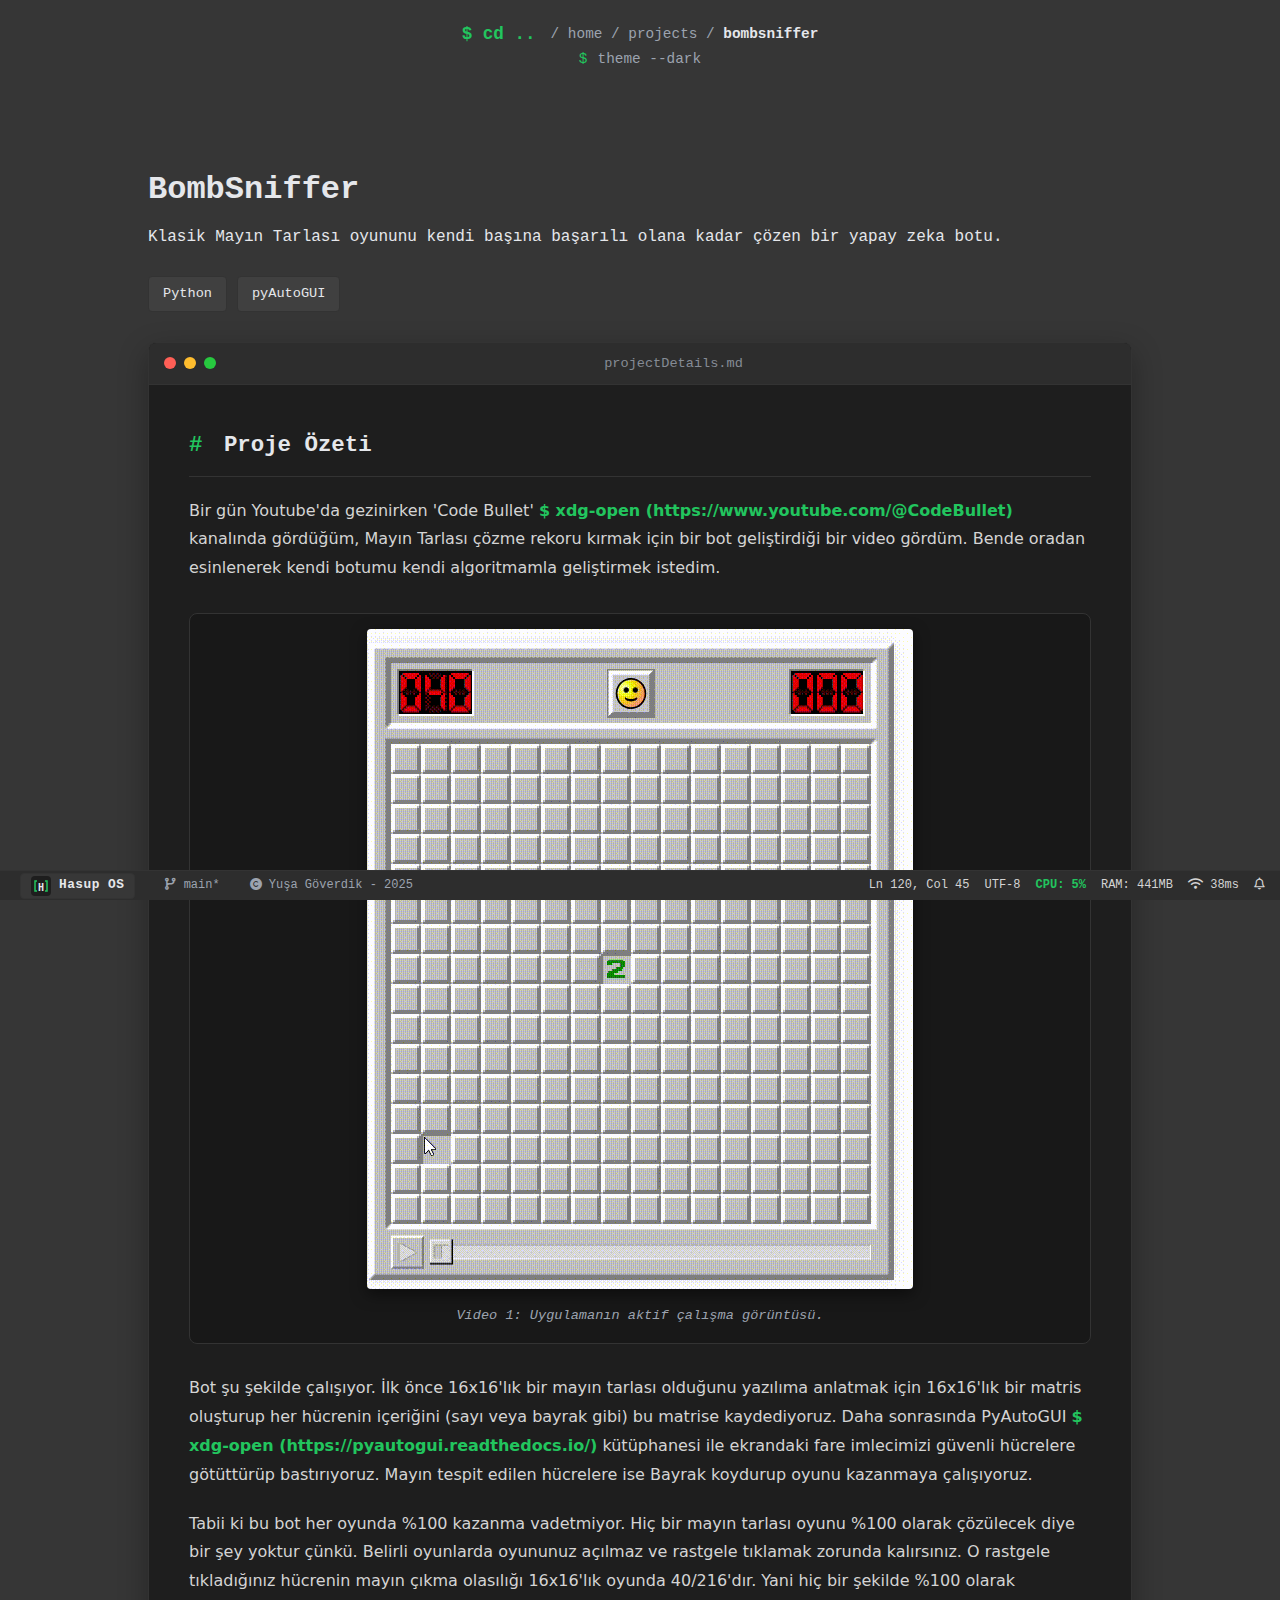
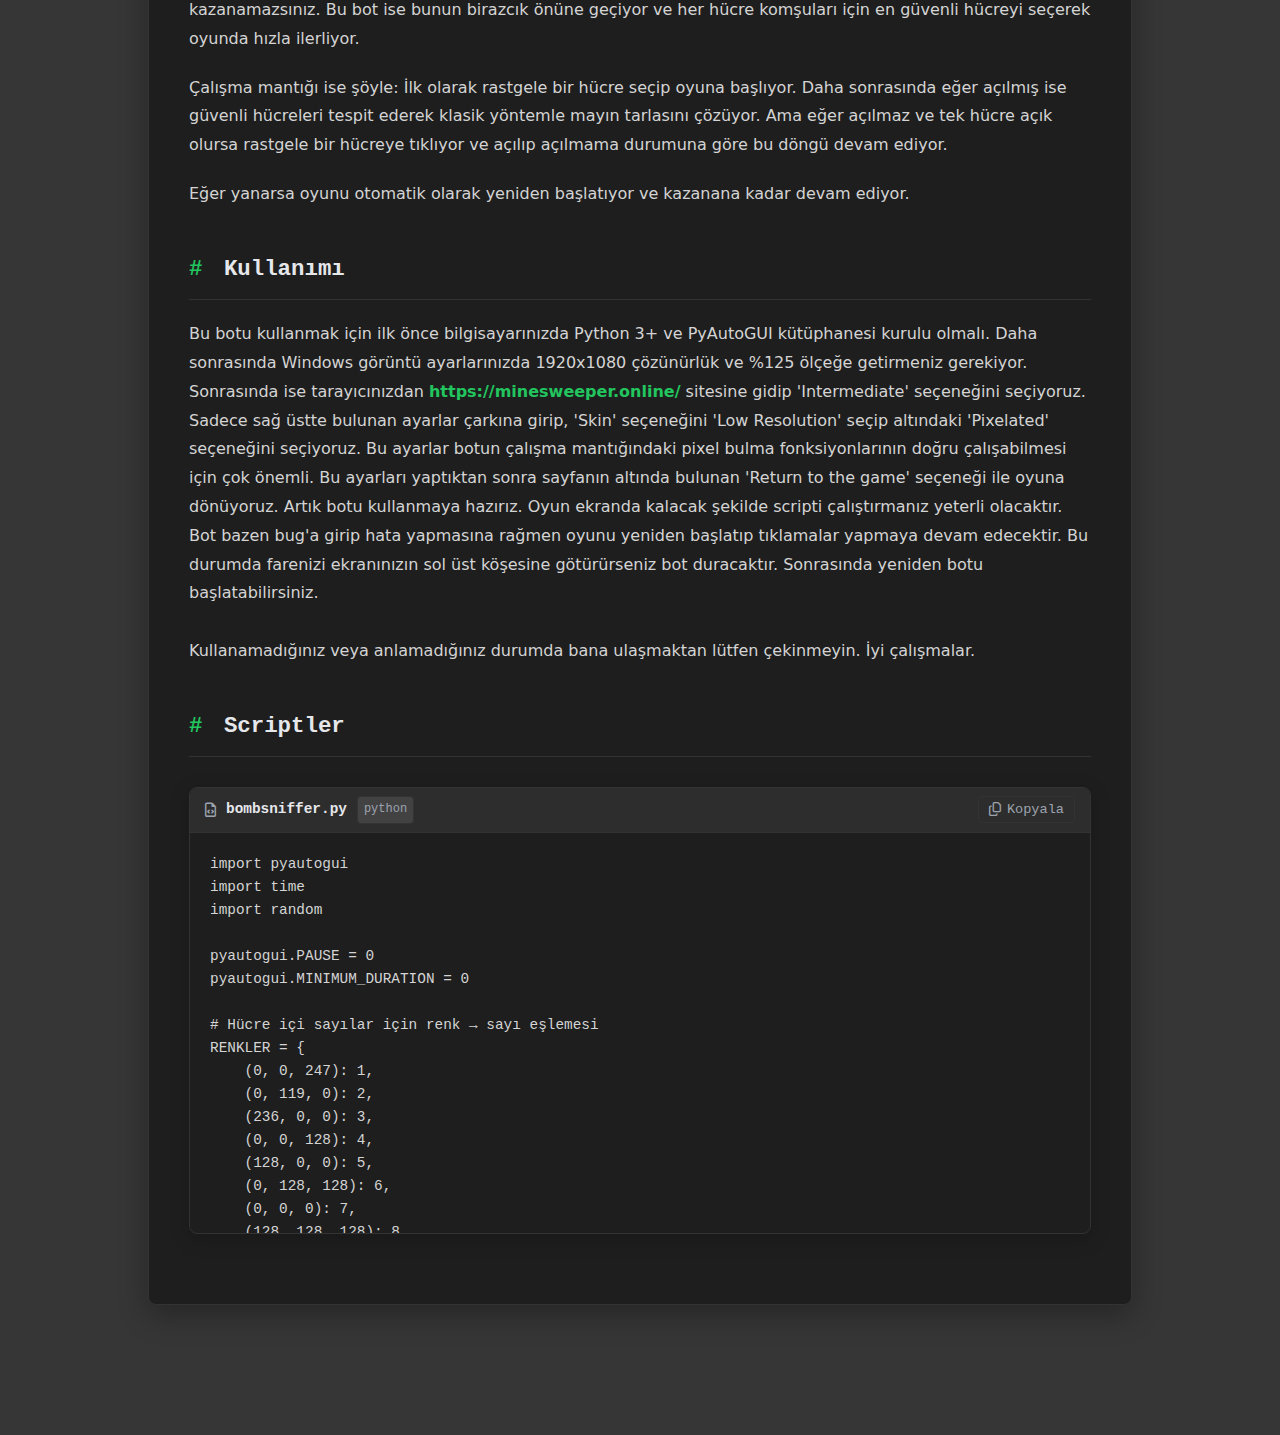
<file: projects/bombsniffer.html>
<!DOCTYPE html>
<html lang="tr">
<head>
  <meta charset="UTF-8" />
  <meta name="viewport" content="width=device-width, initial-scale=1.0" />
  <title data-i18n="pages.bombsniffer.browserTitle">Bomb Sniffer | Hasup</title>
  
  <link rel="icon" type="image/svg+xml" href="../assets/favicon.svg">
  <link rel="stylesheet" href="https://cdnjs.cloudflare.com/ajax/libs/font-awesome/6.4.0/css/all.min.css">
  <link rel="stylesheet" href="../assets/style.css">
  <link rel="stylesheet" href="assets/project-style.css">
</head>
<body class="project-page">

  <nav class="detail-nav">
    <div class="terminal-wrapper nav-content">
      
      <div class="nav-left">
        <a href="../index.html#projects" class="back-link">
          <span class="prompt">$</span> cd ..
        </a>
        <span class="path">/ home / projects / <span class="current-project">bombsniffer</span></span>
      </div>

      <div class="theme-toggle" id="themeToggle"></div>

    </div>
  </nav>

  <section id="project-detail">
    <div class="terminal-wrapper">
      
      <div class="project-header">
        <div class="header-left">
          <h1 class="project-title" data-i18n="pages.bombsniffer.title">BombSniffer</h1>
          <p data-i18n="pages.bombsniffer.shortDesc">
            Klasik Mayın Tarlası oyununu kendi başına başarılı olana kadar çözen bir yapay zeka botu.
          </p>
          <br>
          <div class="tech-badges">
            <span class="badge">Python</span>
            <span class="badge">pyAutoGUI</span>
          </div>
        </div>
      </div>

      <div class="readme-window">
        <div class="window-bar">
          <div class="win-buttons">
            <span class="win-btn close"></span>
            <span class="win-btn minimize"></span>
            <span class="win-btn maximize"></span>
          </div>
          <div class="win-title">projectDetails.md</div>
        </div>

        <div class="readme-content">
          
          <h3><span class="hash">#</span> <span data-i18n="pages.common.summaryHeader">Proje Özeti</span></h3>
          <p data-i18n="pages.bombsniffer.content.p1">
            Bir gün Youtube'da gezinirken 'Code Bullet' kanalında gördüğüm...
          </p>

          <div class="project-image-container">
            <img src="assets/images/mayin-tarlasi.gif" alt="Proje Ekran Görüntüsü" data-i18n-alt="pages.bombsniffer.ui.imgAlt">
            <span class="img-caption" data-i18n="pages.bombsniffer.ui.imgCaption">Video 1: Uygulamanın aktif çalışma görüntüsü.</span>
          </div>

          <p data-i18n="pages.bombsniffer.content.p2">
            Bot şu şekilde çalışıyor. İlk önce 16x16'lık bir mayın tarlası olduğunu...
          </p>

          <p data-i18n="pages.bombsniffer.content.p3">
            Tabii ki bu bot her oyunda %100 kazanma vadetmiyor...
          </p>

          <p data-i18n="pages.bombsniffer.content.p4">
            Çalışma mantığı ise şöyle: İlk olarak rastgele bir hücre seçip...
          </p>

          <p data-i18n="pages.bombsniffer.content.p5">
            Eğer yanarsa oyunu otomatik olarak yeniden başlatıyor ve kazanana kadar devam ediyor.
          </p>

          <h3><span class="hash">#</span> <span data-i18n="pages.common.usageHeader">Kullanımı</span></h3>
          <p data-i18n="pages.bombsniffer.content.usageText">
            Bu botu kullanmak için ilk önce bilgisayarınızda Python 3+ ve PyAutoGUI...
          </p>
          
          <h3><span class="hash">#</span> <span data-i18n="pages.common.scriptsHeader">Scriptler</span></h3>

          <div class="code-window">
  
            <div class="code-header">
              <div class="file-info">
                <i class="fa-regular fa-file-code"></i>
                <span class="filename">bombsniffer.py</span>
                <span class="lang-badge">python</span>
              </div>
              <button class="copy-btn" title="Kodu Kopyala" data-i18n-title="pages.common.copyBtn">
                <i class="fa-regular fa-copy"></i>
                <span class="btn-text" data-i18n="pages.common.copyBtn">Kopyala</span>
              </button>
            </div>
          
            <div class="code-content">
              <pre><code>import pyautogui
import time
import random

pyautogui.PAUSE = 0
pyautogui.MINIMUM_DURATION = 0

# Hücre içi sayılar için renk → sayı eşlemesi
RENKLER = {
    (0, 0, 247): 1,
    (0, 119, 0): 2,
    (236, 0, 0): 3,
    (0, 0, 128): 4,
    (128, 0, 0): 5,
    (0, 128, 128): 6,
    (0, 0, 0): 7,
    (128, 128, 128): 8
}

# Sabit ayarlar
check_offset_x = 601
check_offset_y = 427
cell_offset = 30
probe_dx = 15
probe_dy = 20
GRID_SIZE = 16

# Kazanma ve kaybetme pikselleri
win_pixel = (838, 367)
lose_pixel = (831, 378)
restart_click = (839, 368)

# İlk tıklama koordinatları
first_x = check_offset_x + 7 * cell_offset
first_y = check_offset_y + 7 * cell_offset

# Oyun başlatıcı
def oyunu_yeniden_baslat():
    pyautogui.click(*restart_click)
    time.sleep(0.2)
    pyautogui.click(first_x, first_y)
    time.sleep(0.2)

# Oyun durumu kontrolü
def oyun_durumu():
    win = pyautogui.pixel(*win_pixel)
    lose = pyautogui.pixel(*lose_pixel)
    if win == (0, 0, 0):
        return "win"
    elif lose == (0, 0, 0):
        return "lose"
    return "ongoing"

# Komşuları döndür
def komsular(x, y):
    return [
        (x + dx, y + dy)
        for dx in [-1, 0, 1]
        for dy in [-1, 0, 1]
        if not (dx == 0 and dy == 0) and 0 <= x + dx < GRID_SIZE and 0 <= y + dy < GRID_SIZE
    ]

# Hücre tıklama
def tıkla(x, y, sağ=False):
    cx = check_offset_x + x * cell_offset
    cy = check_offset_y + y * cell_offset
    if sağ:
        pyautogui.rightClick(cx, cy)
    else:
        pyautogui.click(cx, cy)

# Ana döngü
while True:
    oyunu_yeniden_baslat()

    while True:
        durum = oyun_durumu()
        if durum == "win":
            exit()
        elif durum == "lose":
            break

        screenshot = pyautogui.screenshot()
        matris = []

        for y in range(GRID_SIZE):
            satir = []
            for x in range(GRID_SIZE):
                cx = check_offset_x + x * cell_offset
                cy = check_offset_y + y * cell_offset
                renk = screenshot.getpixel((cx, cy))

                if renk == (255, 255, 255):  # Kapalı hücre
                    probe = screenshot.getpixel((cx + probe_dx, cy + probe_dy))
                    if probe == (0, 0, 0):  # Bayrak
                        satir.append('F')
                    else:
                        satir.append('-')
                else:
                    probe = screenshot.getpixel((cx + probe_dx, cy + probe_dy))
                    sayi = RENKLER.get(probe, 0)
                    satir.append(str(sayi))
            matris.append(satir)

        # Açık hücre çok azsa, rastgele tıkla
        acik_sayisi = sum(1 for row in matris for h in row if h not in ('-', 'F'))
        if acik_sayisi < 2:
            kapali = [(x, y) for y in range(GRID_SIZE) for x in range(GRID_SIZE) if matris[y][x] == '-']
            if kapali:
                random.shuffle(kapali)
                tıkla(*kapali[0])
                time.sleep(0.01)
            continue

        sag_tikla = set()
        sol_tikla = set()

        for y in range(GRID_SIZE):
            for x in range(GRID_SIZE):
                merkez = matris[y][x]
                if merkez in '12345678':
                    m = int(merkez)
                    kapali_komsu = []
                    bayrak_say = 0

                    for nx, ny in komsular(x, y):
                        val = matris[ny][nx]
                        if val == '-':
                            kapali_komsu.append((nx, ny))
                        elif val == 'F':
                            bayrak_say += 1

                    if bayrak_say == m:
                        sol_tikla.update(kapali_komsu)
                    elif len(kapali_komsu) + bayrak_say == m:
                        sag_tikla.update(kapali_komsu)

        for (x, y) in sag_tikla:
            tıkla(x, y, sağ=True)
            time.sleep(0.003)

        for (x, y) in sol_tikla:
            tıkla(x, y)
            time.sleep(0.003)

        # Eğer tıklanacak hücre kalmadıysa, rastgele seç
        if not sag_tikla and not sol_tikla:
            kapali = [(x, y) for y in range(GRID_SIZE) for x in range(GRID_SIZE) if matris[y][x] == '-']
            if kapali:
                random.shuffle(kapali)
                tıkla(*kapali[0])
                time.sleep(0.005)
</code></pre>
            </div>
            
            <div></div>
          </div>

        </div>
      </div>

    </div>
  </section>

  <footer id="status-bar">
    <div class="footer-left">
  
      <div class="start-menu-wrapper">
        
        <div class="start-btn-trigger">
          <img src="../assets/favicon.svg" alt="Hasup OS" class="os-logo">
          <span class="os-text">Hasup OS</span>
        </div>
  
        <div class="start-popup">
          
          <div class="menu-header">
            <div class="user-avatar">
              <img src="../assets/favicon.svg" alt="Hasup OS">
            </div>
            
            <div class="user-details">
              <span class="username">Hasup OS</span>
              <span class="role">v1.0</span>
            </div>
          </div>
  
          <ul class="menu-links">
            <li>
              <a href="#hero"><i class="fa-solid fa-house"></i> <span data-i18n="start-menu.home"></span></a>
            </li>
            <li>
              <a href="#projects"><i class="fa-solid fa-diagram-project"></i> <span data-i18n="start-menu.projects"></span></a>
            </li>
            <li>
              <a href="#contact"><i class="fa-solid fa-address-book"></i> <span data-i18n="start-menu.contact"></span></a>
            </li>
            
            <li class="divider"></li> <li>
              <a href="https://www.linkedin.com/in/yusaguverdik/" target="_blank">
                <i class="fa-brands fa-linkedin-in"></i> LinkedIn
              </a>
            </li>
            <li>
              <a href="https://www.instagram.com/yusaguverdik/" target="_blank">
                <i class="fa-brands fa-instagram"></i> Instagram
              </a>
            </li>
            <li>
              <a href="https://github.com/yushadev0/" target="_blank">
                <i class="fa-brands fa-github"></i> Github
              </a>
            </li>
  
            <li class="divider"></li>
  
            <li>
              <a href="javascript:location.reload()" class="shutdown">
                <i class="fa-solid fa-power-off"></i> <span data-i18n="start-menu.shutdown"></span>
              </a>
            </li>
          </ul>
        </div>
  
      </div>
      <span class="branch" style="margin-left: 15px;"><i class="fa-solid fa-code-branch"></i> main*</span>
      <span class="branch" style="margin-left: 15px;"><i class="fa-solid fa-copyright"></i> Yuşa Göverdik - 2025</span>
    </div>
  
    <div class="footer-right">
      <span class="stat-item">Ln <span id="line-num">120</span>, Col <span id="col-num">45</span></span>
      <span class="stat-item">UTF-8</span>
      <span class="stat-item accent-text">CPU: <span id="cpu-usage">12</span>%</span>
      <span class="stat-item">RAM: <span id="ram-usage">450</span>MB</span>
      <span class="stat-item"><i class="fa-solid fa-wifi"></i> <span id="ping">24</span>ms</span>
      <span class="stat-item bell"><i class="fa-regular fa-bell"></i></span>
    </div>
  </footer>

  <button id="scrollTopBtn" class="scroll-top-btn" title="Yukarı Çık">
    <i class="fa-solid fa-arrow-up"></i>
  </button>

  <script src="../assets/script.js"></script>
  <script src="../assets/i18n.js"></script>
</body>
</html>
</file>
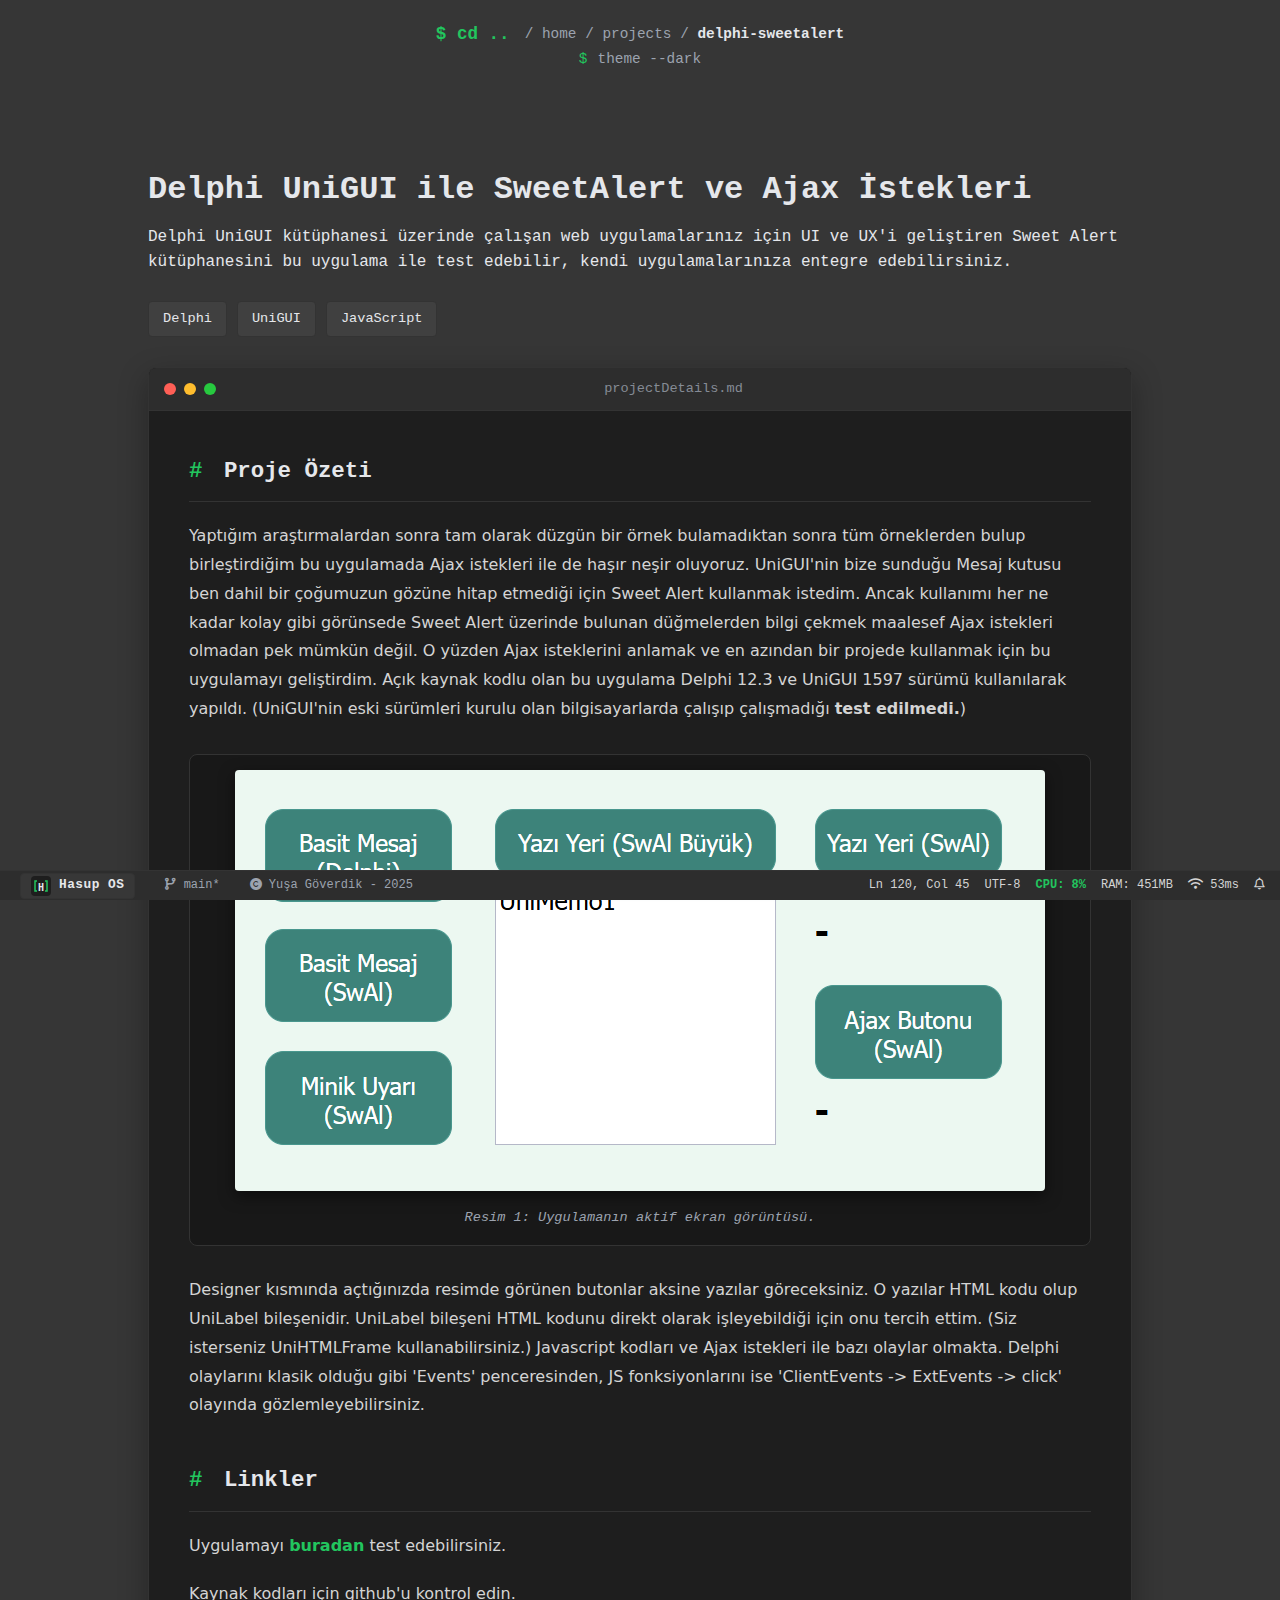
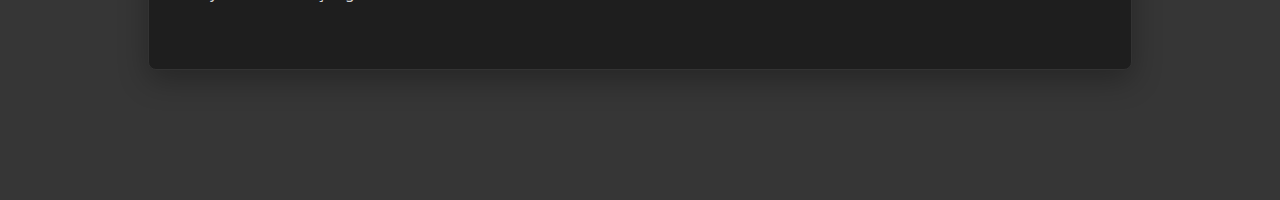
<file: projects/delphi_sweetalert.html>
<!DOCTYPE html>
<html lang="tr">
<head>
  <meta charset="UTF-8" />
  <meta name="viewport" content="width=device-width, initial-scale=1.0" />
  <title data-i18n="pages.delphi_sweetalert.browserTitle">Delphi ile SweetAlert ve Ajax İstekleri | Hasup</title>
  
  <link rel="icon" type="image/svg+xml" href="../assets/favicon.svg">
  <link rel="stylesheet" href="https://cdnjs.cloudflare.com/ajax/libs/font-awesome/6.4.0/css/all.min.css">
  <link rel="stylesheet" href="../assets/style.css">
  <link rel="stylesheet" href="assets/project-style.css">
</head>
<body class="project-page">

  <nav class="detail-nav">
    <div class="terminal-wrapper nav-content">
      
      <div class="nav-left">
        <a href="../index.html#projects" class="back-link">
          <span class="prompt">$</span> cd ..
        </a>
        <span class="path">/ home / projects / <span class="current-project">delphi-sweetalert</span></span>
      </div>

      <div class="theme-toggle" id="themeToggle"></div>

    </div>
  </nav>

  <section id="project-detail">
    <div class="terminal-wrapper">
      
      <div class="project-header">
        <div class="header-left">
          <h1 class="project-title" data-i18n="pages.delphi_sweetalert.title">Delphi UniGUI ile SweetAlert ve Ajax İstekleri</h1>
          <p data-i18n="pages.delphi_sweetalert.shortDesc">
            Delphi UniGUI kütüphanesi üzerinde çalışan web uygulamalarınız için UI ve UX'i geliştiren Sweet Alert kütüphanesini bu uygulama ile test edebilir, kendi uygulamalarınıza entegre edebilirsiniz.
          </p>
          <br>
          <div class="tech-badges">
            <span class="badge">Delphi</span>
            <span class="badge">UniGUI</span>
            <span class="badge">JavaScript</span>
          </div>
        </div>
      </div>

      <div class="readme-window">
        <div class="window-bar">
          <div class="win-buttons">
            <span class="win-btn close"></span>
            <span class="win-btn minimize"></span>
            <span class="win-btn maximize"></span>
          </div>
          <div class="win-title">projectDetails.md</div>
        </div>

        <div class="readme-content">
          
          <h3><span class="hash">#</span> <span data-i18n="pages.common.summaryHeader">Proje Özeti</span></h3>
          <p data-i18n="pages.delphi_sweetalert.content.p1">
            Yaptığım araştırmalardan sonra tam olarak düzgün bir örnek bulamadıktan sonra tüm örneklerden bulup birleştirdiğim bu uygulamada Ajax istekleri ile de haşır neşir oluyoruz. UniGUI'nin bize sunduğu Mesaj kutusu ben dahil bir çoğumuzun gözüne hitap etmediği için Sweet Alert kullanmak istedim. Ancak kullanımı her ne kadar kolay gibi görünsede Sweet Alert üzerinde bulunan düğmelerden bilgi çekmek maalesef Ajax istekleri olmadan pek mümkün değil. O yüzden Ajax isteklerini anlamak ve en azından bir projede kullanmak için bu uygulamayı geliştirdim. Açık kaynak kodlu olan bu uygulama Delphi 12.3 ve UniGUI 1597 sürümü kullanılarak yapıldı. (UniGUI'nin eski sürümleri kurulu olan bilgisayarlarda çalışıp çalışmadığı <strong>test edilmedi.</strong>) 
          </p>

          <div class="project-image-container">
            <img src="assets/images/delphi-seetalert.png" alt="Proje Ekran Görüntüsü" data-i18n-alt="pages.delphi_sweetalert.ui.imgAlt">
            <span class="img-caption" data-i18n="pages.delphi_sweetalert.ui.imgCaption">Resim 1: Uygulamanın aktif ekran görüntüsü.</span>
          </div>

          <p data-i18n="pages.delphi_sweetalert.content.p2">
            Designer kısmında açtığınızda resimde görünen butonlar aksine yazılar göreceksiniz. O yazılar HTML kodu olup UniLabel bileşenidir. UniLabel bileşeni HTML kodunu direkt olarak işleyebildiği için onu tercih ettim. (Siz isterseniz UniHTMLFrame kullanabilirsiniz.) Javascript kodları ve Ajax istekleri ile bazı olaylar olmakta. Delphi olaylarını klasik olduğu gibi 'Events' penceresinden, JS fonksiyonlarını ise 'ClientEvents -> ExtEvents -> click' olayında gözlemleyebilirsiniz. 
          </p>

          <h3><span class="hash">#</span> <span data-i18n="pages.common.linksHeader">Linkler</span></h3>

          <p data-i18n="pages.delphi_sweetalert.content.linksText">Uygulamayı <a class="linkler" target="_blank" href="https://hasup.net/delphi_sweetalert">buradan</a> test edebilirsiniz.</p>
          <p data-i18n="pages.delphi_sweetalert.content.sourceCodeNote">Kaynak kodları için lütfen özel olarak ulaşın.</p>

        </div>
      </div>

    </div>
  </section>

  <footer id="status-bar">
    <div class="footer-left">
  
      <div class="start-menu-wrapper">
        
        <div class="start-btn-trigger">
          <img src="../assets/favicon.svg" alt="Hasup OS" class="os-logo">
          <span class="os-text">Hasup OS</span>
        </div>
  
        <div class="start-popup">
          
          <div class="menu-header">
            <div class="user-avatar">
              <img src="../assets/favicon.svg" alt="Hasup OS">
            </div>
            
            <div class="user-details">
              <span class="username">Hasup OS</span>
              <span class="role">v1.0</span>
            </div>
          </div>
  
          <ul class="menu-links">
            <li>
              <a href="#hero"><i class="fa-solid fa-house"></i> <span data-i18n="start-menu.home"></span></a>
            </li>
            <li>
              <a href="#projects"><i class="fa-solid fa-diagram-project"></i> <span data-i18n="start-menu.projects"></span></a>
            </li>
            <li>
              <a href="#contact"><i class="fa-solid fa-address-book"></i> <span data-i18n="start-menu.contact"></span></a>
            </li>
            
            <li class="divider"></li> <li>
              <a href="https://www.linkedin.com/in/yusaguverdik/" target="_blank">
                <i class="fa-brands fa-linkedin-in"></i> LinkedIn
              </a>
            </li>
            <li>
              <a href="https://www.instagram.com/yusaguverdik/" target="_blank">
                <i class="fa-brands fa-instagram"></i> Instagram
              </a>
            </li>
            <li>
              <a href="https://github.com/yushadev0/" target="_blank">
                <i class="fa-brands fa-github"></i> Github
              </a>
            </li>
  
            <li class="divider"></li>
  
            <li>
              <a href="javascript:location.reload()" class="shutdown">
                <i class="fa-solid fa-power-off"></i> <span data-i18n="start-menu.shutdown"></span>
              </a>
            </li>
          </ul>
        </div>
  
      </div>
      <span class="branch" style="margin-left: 15px;"><i class="fa-solid fa-code-branch"></i> main*</span>
      <span class="branch" style="margin-left: 15px;"><i class="fa-solid fa-copyright"></i> Yuşa Göverdik - 2025</span>
    </div>
  
    <div class="footer-right">
      <span class="stat-item">Ln <span id="line-num">120</span>, Col <span id="col-num">45</span></span>
      <span class="stat-item">UTF-8</span>
      <span class="stat-item accent-text">CPU: <span id="cpu-usage">12</span>%</span>
      <span class="stat-item">RAM: <span id="ram-usage">450</span>MB</span>
      <span class="stat-item"><i class="fa-solid fa-wifi"></i> <span id="ping">24</span>ms</span>
      <span class="stat-item bell"><i class="fa-regular fa-bell"></i></span>
    </div>
  </footer>

  <button id="scrollTopBtn" class="scroll-top-btn" title="Yukarı Çık">
    <i class="fa-solid fa-arrow-up"></i>
  </button>

  <script src="../assets/script.js"></script>
  <script src="../assets/i18n.js"></script>
</body>
</html>
</file>
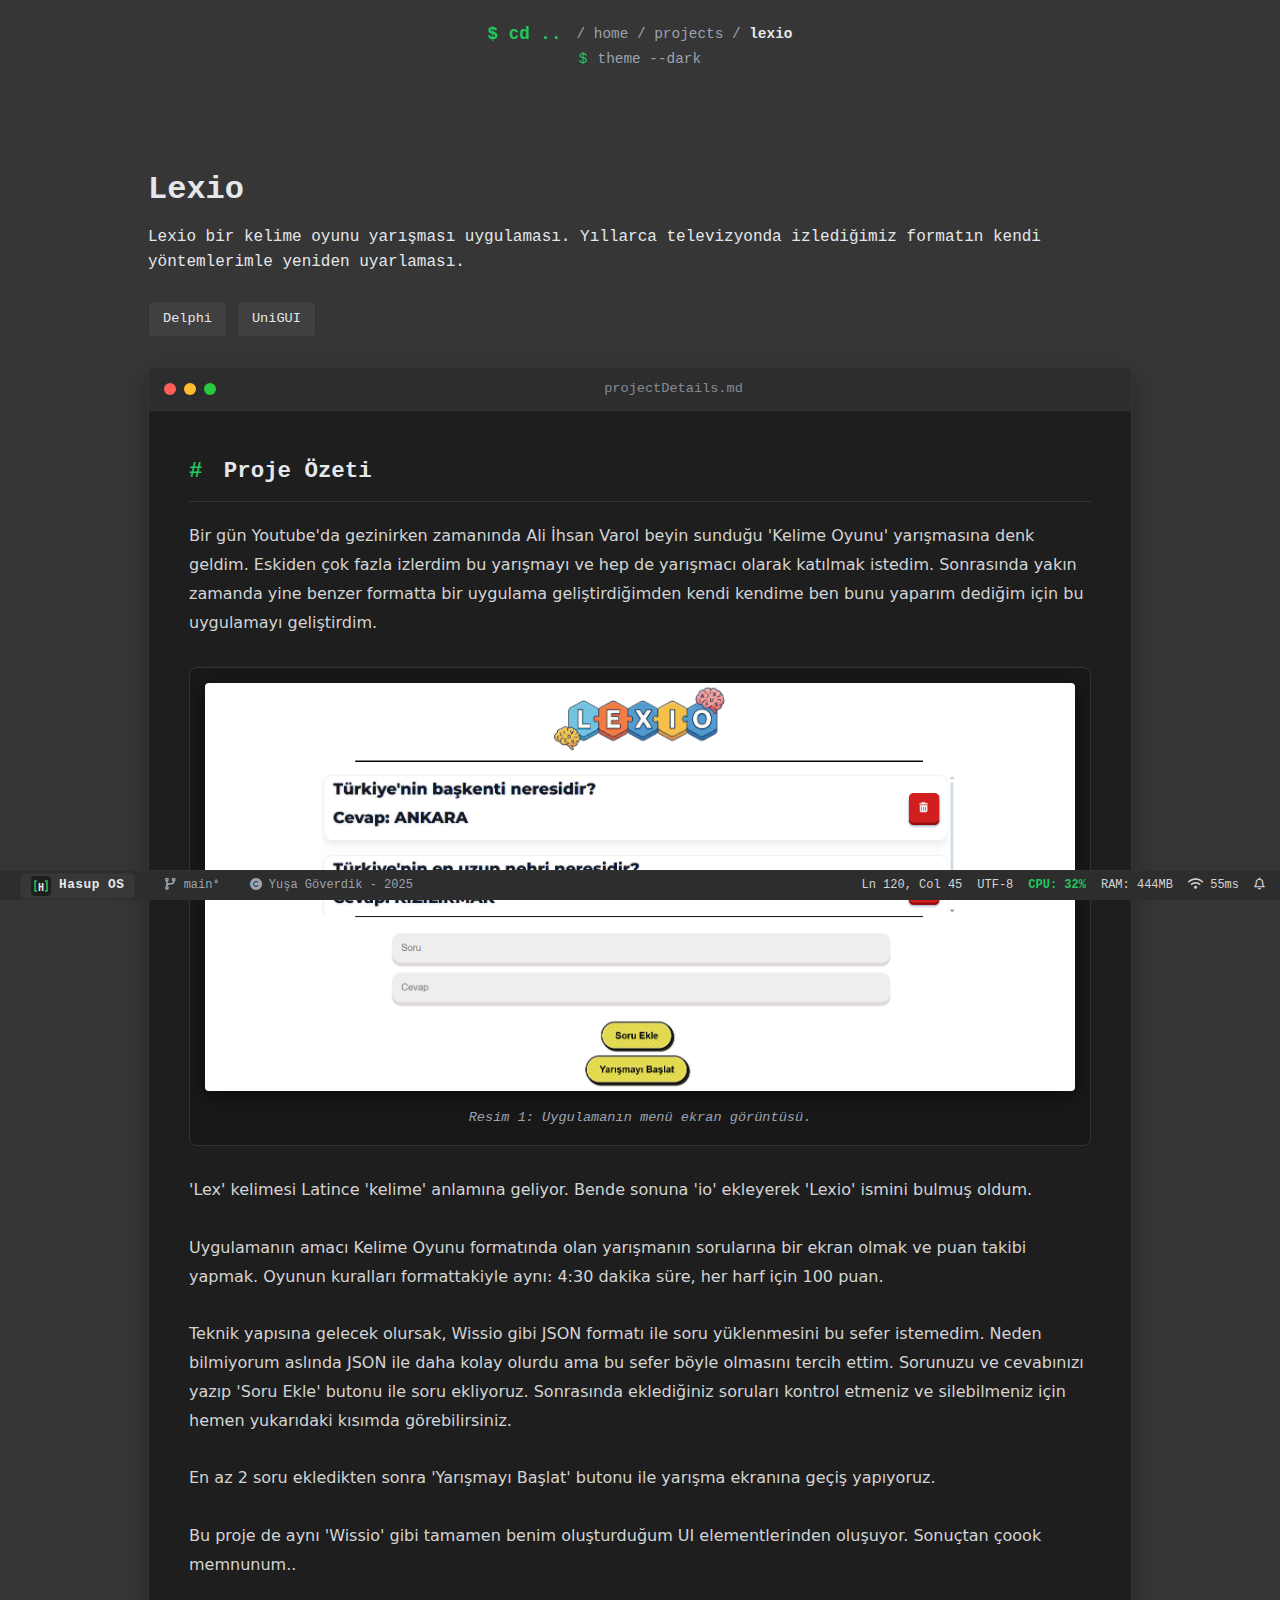
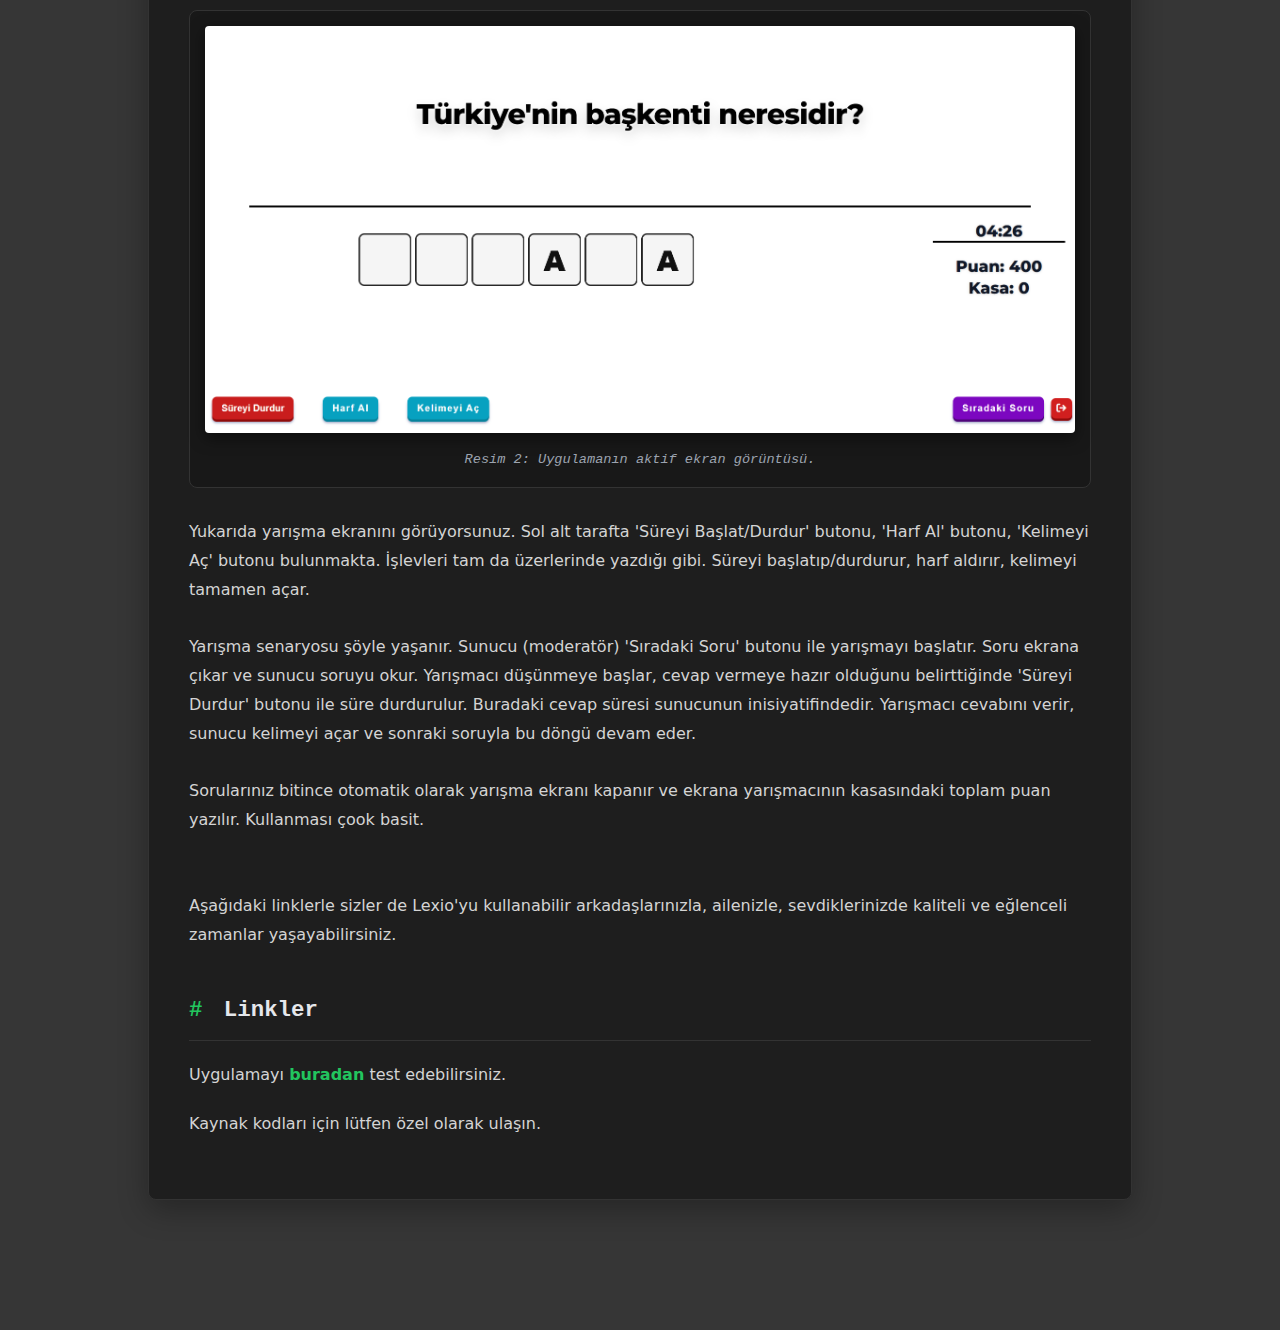
<file: projects/lexio.html>
<!DOCTYPE html>
<html lang="tr">
<head>
  <meta charset="UTF-8" />
  <meta name="viewport" content="width=device-width, initial-scale=1.0" />
  <title>Lexio | Hasup</title>
  
  <link rel="icon" type="image/svg+xml" href="../assets/favicon.svg">
  
  <link rel="stylesheet" href="https://cdnjs.cloudflare.com/ajax/libs/font-awesome/6.4.0/css/all.min.css">

  <link rel="stylesheet" href="../assets/style.css">

  <link rel="stylesheet" href="assets/project-style.css">

</head>
<body class="project-page">

  <nav class="detail-nav">
    <div class="terminal-wrapper nav-content">
      
      <div class="nav-left">
        <a href="../index.html#projects" class="back-link">
          <span class="prompt">$</span> cd ..
        </a>
        <span class="path">/ home / projects / <span class="current-project">lexio</span></span>
      </div>

      <div class="theme-toggle" id="themeToggle"></div>

    </div>
  </nav>

  <section id="project-detail">
    <div class="terminal-wrapper">
      
      <div class="project-header">
        <div class="header-left">
          <h1 class="project-title">Lexio</h1>
          <p>
            Lexio bir kelime oyunu yarışması uygulaması. Yıllarca televizyonda izlediğimiz formatın kendi yöntemlerimle yeniden uyarlaması.
          </p>
          <br>
          <div class="tech-badges">
            <span class="badge">Delphi</span>
            <span class="badge">UniGUI</span>
          </div>
        </div>
      </div>

      <div class="readme-window">
        <div class="window-bar">
          <div class="win-buttons">
            <span class="win-btn close"></span>
            <span class="win-btn minimize"></span>
            <span class="win-btn maximize"></span>
          </div>
          <div class="win-title">projectDetails.md</div>
        </div>

        <div class="readme-content">
          
          <h3><span class="hash">#</span> Proje Özeti</h3>
          <p>
            Bir gün Youtube'da gezinirken zamanında Ali İhsan Varol beyin sunduğu 'Kelime Oyunu' yarışmasına denk geldim. Eskiden çok fazla izlerdim bu yarışmayı ve hep de yarışmacı olarak katılmak istedim. Sonrasında yakın zamanda yine benzer formatta bir uygulama geliştirdiğimden kendi kendime ben bunu yaparım dediğim için bu uygulamayı geliştirdim.
          </p>

          <div class="project-image-container">
            <img src="assets/images/lexio.png" alt="Proje Ekran Görüntüsü">
            <span class="img-caption">Resim 1: Uygulamanın menü ekran görüntüsü.</span>
          </div>

          <p>
            'Lex' kelimesi Latince 'kelime' anlamına geliyor. Bende sonuna 'io' ekleyerek 'Lexio' ismini bulmuş oldum.
            <br><br>
            Uygulamanın amacı Kelime Oyunu formatında olan yarışmanın sorularına bir ekran olmak ve puan takibi yapmak. Oyunun kuralları formattakiyle aynı: 4:30 dakika süre, her harf için 100 puan. 
            <br><br>
           Teknik yapısına gelecek olursak, Wissio gibi JSON formatı ile soru yüklenmesini bu sefer istemedim. Neden bilmiyorum aslında JSON ile daha kolay olurdu ama bu sefer böyle olmasını tercih ettim. Sorunuzu ve cevabınızı yazıp 'Soru Ekle' butonu ile soru ekliyoruz. Sonrasında eklediğiniz soruları kontrol etmeniz ve silebilmeniz için hemen yukarıdaki kısımda görebilirsiniz.
           <br><br>
            En az 2 soru ekledikten sonra 'Yarışmayı Başlat' butonu ile yarışma ekranına geçiş yapıyoruz.
            <br><br>
            Bu proje de aynı 'Wissio' gibi tamamen benim oluşturduğum UI elementlerinden oluşuyor. Sonuçtan çoook memnunum..
          </p>

          <div class="project-image-container">
            <img src="assets/images/lexio2.png" alt="Proje Ekran Görüntüsü">
            <span class="img-caption">Resim 2: Uygulamanın aktif ekran görüntüsü.</span>
          </div>

          <p>
            Yukarıda yarışma ekranını görüyorsunuz. Sol alt tarafta 'Süreyi Başlat/Durdur' butonu, 'Harf Al' butonu, 'Kelimeyi Aç' butonu bulunmakta. İşlevleri tam da üzerlerinde yazdığı gibi. Süreyi başlatıp/durdurur, harf aldırır, kelimeyi tamamen  açar.
            <br><br>
            Yarışma senaryosu şöyle yaşanır. Sunucu (moderatör) 'Sıradaki Soru' butonu ile yarışmayı başlatır. Soru ekrana çıkar ve sunucu soruyu okur. Yarışmacı düşünmeye başlar, cevap vermeye hazır olduğunu belirttiğinde 'Süreyi Durdur' butonu ile süre durdurulur. Buradaki cevap süresi sunucunun inisiyatifindedir. Yarışmacı cevabını verir, sunucu kelimeyi açar ve sonraki soruyla bu döngü devam eder.
            <br><br>
            Sorularınız bitince otomatik olarak yarışma ekranı kapanır ve ekrana yarışmacının kasasındaki toplam puan yazılır. Kullanması çook basit.
            <br><br><br>
        Aşağıdaki linklerle sizler de Lexio'yu kullanabilir arkadaşlarınızla, ailenizle, sevdiklerinizde kaliteli ve eğlenceli zamanlar yaşayabilirsiniz.
          </p>
          <h3><span class="hash">#</span> Linkler</h3>

          <p>Uygulamayı <a class="linkler" target="_blank" href="https://hasup.net/lexio">buradan</a> test edebilirsiniz.</p>
        
          <p>Kaynak kodları için lütfen özel olarak ulaşın.</p>  
        </div>
      </div>

    </div>
  </section>

  <footer id="status-bar">
    <div class="footer-left">
  
      <div class="start-menu-wrapper">
        
        <div class="start-btn-trigger">
          <img src="..//assets/favicon.svg" alt="Hasup OS" class="os-logo">
          <span class="os-text">Hasup OS</span>
        </div>
  
        <div class="start-popup">
          
          <div class="menu-header">
            <div class="user-avatar">
              <img src="../assets/favicon.svg" alt="Hasup OS">
            </div>
            <div class="user-details">
              <span class="username">Hasup OS</span>
              <span class="role">v1.0</span>
            </div>
          </div>
  
          <ul class="menu-links">
            <li>
              <a href="..//index.html#hero"><i class="fa-solid fa-house"></i> Anasayfa / Home</a>
            </li>
            <li>
              <a href="..//index.html#projects"><i class="fa-solid fa-diagram-project"></i> Projelerim</a>
            </li>
            <li>
              <a href="..//index.html#contact"><i class="fa-solid fa-address-book"></i> İletişim</a>
            </li>
            
            <li class="divider"></li> <li>
              <a href="https://www.linkedin.com/in/yusaguverdik/" target="_blank">
                <i class="fa-brands fa-linkedin-in"></i> LinkedIn
              </a>
            </li>
            <li>
              <a href="https://www.instagram.com/yusaguverdik/" target="_blank">
                <i class="fa-brands fa-instagram"></i> Instagram
              </a>
            </li>
  
            <li class="divider"></li>
  
            <li>
              <a href="javascript:location.reload()" class="shutdown">
                <i class="fa-solid fa-power-off"></i> Sistemi Kapat
              </a>
            </li>
          </ul>
        </div>
  
      </div>
      <span class="branch" style="margin-left: 15px;"><i class="fa-solid fa-code-branch"></i> main*</span>
      <span class="branch" style="margin-left: 15px;"><i class="fa-solid fa-copyright"></i> Yuşa Göverdik - 2025</span>
    </div>
  
    <div class="footer-right">
      <span class="stat-item">Ln <span id="line-num">120</span>, Col <span id="col-num">45</span></span>
      <span class="stat-item">UTF-8</span>
      <span class="stat-item accent-text">CPU: <span id="cpu-usage">12</span>%</span>
      <span class="stat-item">RAM: <span id="ram-usage">450</span>MB</span>
      <span class="stat-item"><i class="fa-solid fa-wifi"></i> <span id="ping">24</span>ms</span>
      <span class="stat-item bell"><i class="fa-regular fa-bell"></i></span>
    </div>
  </footer>

  <button id="scrollTopBtn" class="scroll-top-btn" title="Yukarı Çık">
    <i class="fa-solid fa-arrow-up"></i>
  </button>

  <script src="../assets/script.js"></script>
</body>
</html>
</file>
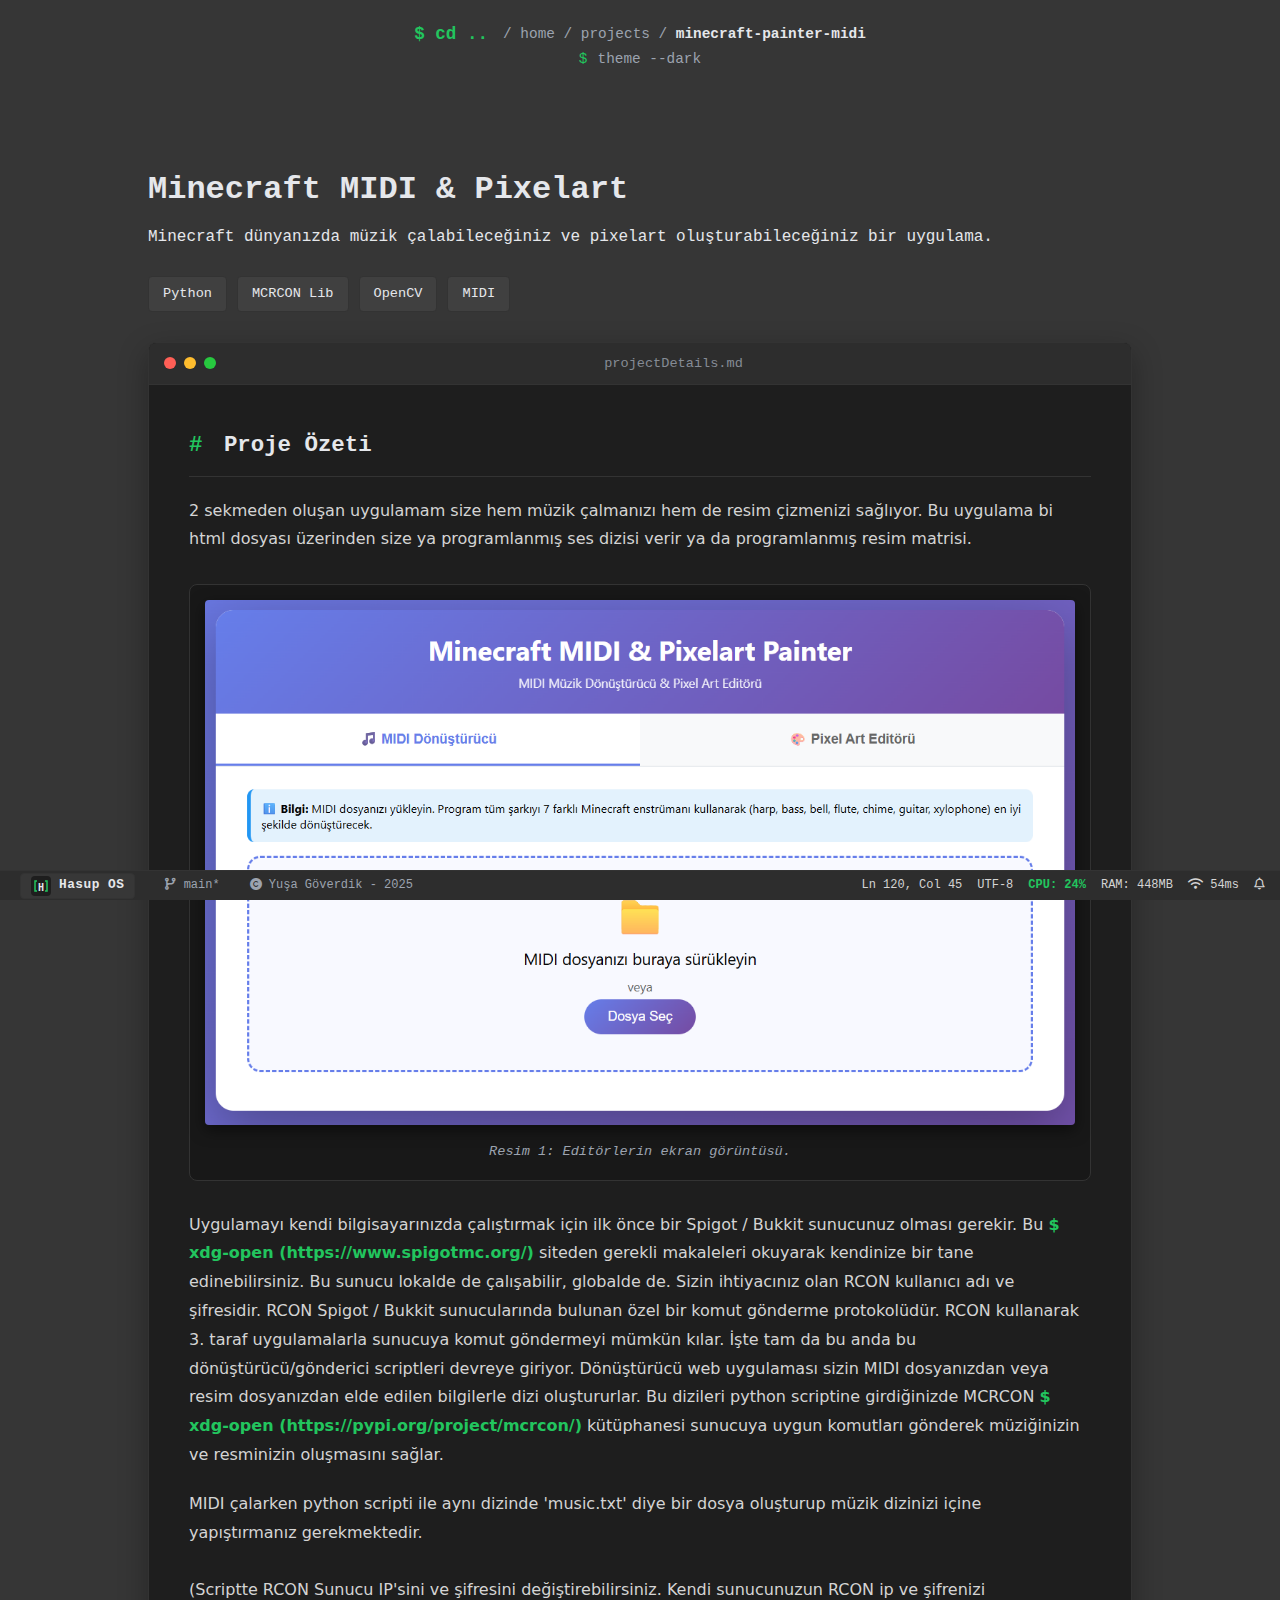
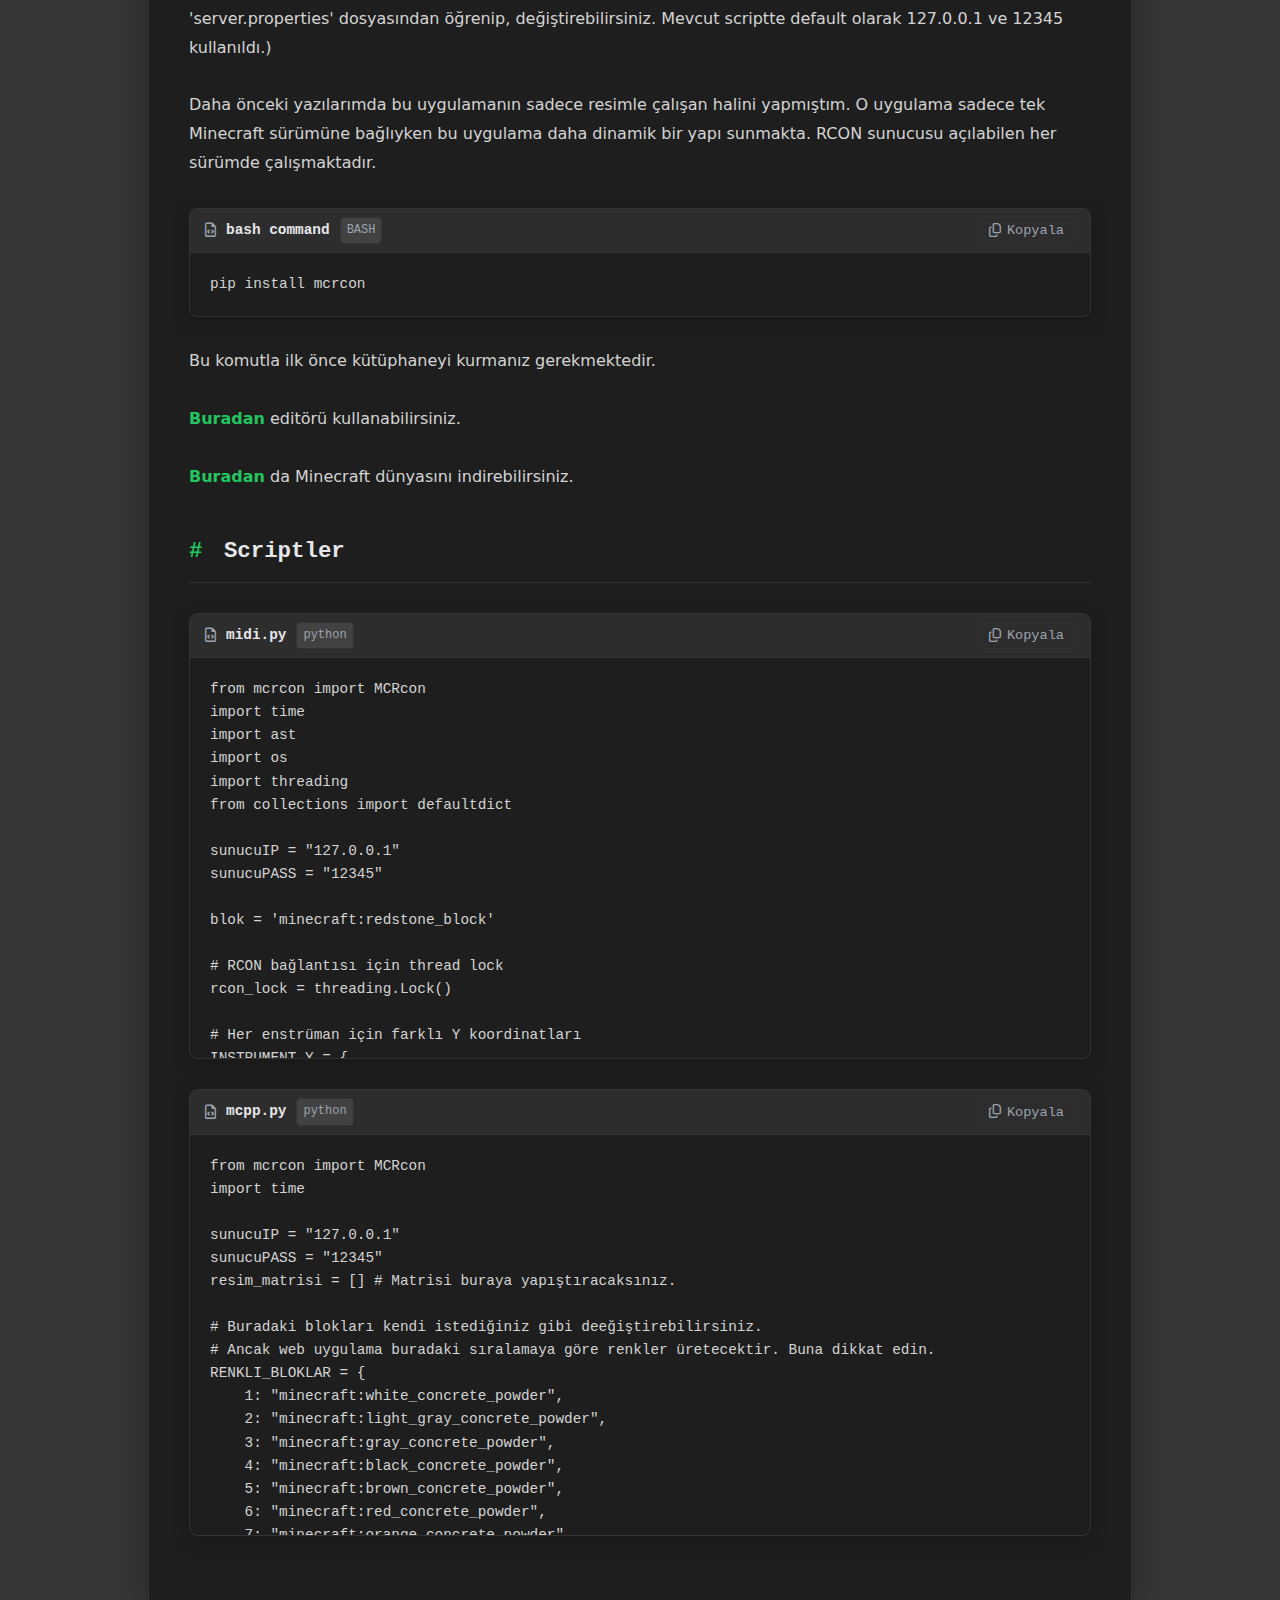
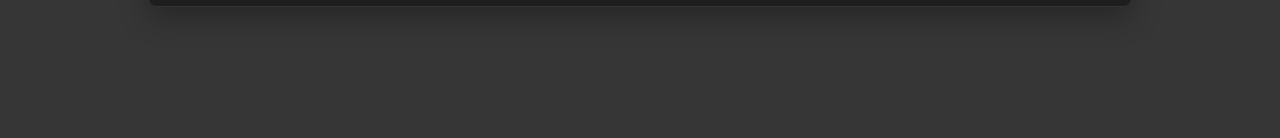
<file: projects/mcpp_main.html>
<!DOCTYPE html>
<html lang="tr">
<head>
  <meta charset="UTF-8" />
  <meta name="viewport" content="width=device-width, initial-scale=1.0" />
  <title data-i18n="pages.mcpp.browserTitle">Minecraft Pixelart | Hasup</title>
  
  <link rel="icon" type="image/svg+xml" href="../assets/favicon.svg">
  <link rel="stylesheet" href="https://cdnjs.cloudflare.com/ajax/libs/font-awesome/6.4.0/css/all.min.css">
  <link rel="stylesheet" href="../assets/style.css">
  <link rel="stylesheet" href="assets/project-style.css">
</head>
<body class="project-page">

  <nav class="detail-nav">
    <div class="terminal-wrapper nav-content">
      
      <div class="nav-left">
        <a href="../index.html#projects" class="back-link">
          <span class="prompt">$</span> cd ..
        </a>
        <span class="path">/ home / projects / <span class="current-project">minecraft-painter-midi</span></span>
      </div>

      <div class="theme-toggle" id="themeToggle"></div>

    </div>
  </nav>

  <section id="project-detail">
    <div class="terminal-wrapper">
      
      <div class="project-header">
        <div class="header-left">
          <h1 class="project-title" data-i18n="pages.mcpp.title">Minecraft MIDI & Pixelart</h1>
          <p data-i18n="pages.mcpp.shortDesc">Minecraft dünyanızda müzik çalabileceğiniz ve pixelart oluşturabileceğiniz bir uygulama.</p>
          <br>
          <div class="tech-badges">
            <span class="badge">Python</span>
            <span class="badge">MCRCON Lib</span>
            <span class="badge">OpenCV</span>
            <span class="badge">MIDI</span>
          </div>
        </div>
      </div>

      <div class="readme-window">
        <div class="window-bar">
          <div class="win-buttons">
            <span class="win-btn close"></span>
            <span class="win-btn minimize"></span>
            <span class="win-btn maximize"></span>
          </div>
          <div class="win-title">projectDetails.md</div>
        </div>

        <div class="readme-content">
          
          <h3><span class="hash">#</span> <span data-i18n="pages.common.summaryHeader">Proje Özeti</span></h3>
          
          <p data-i18n="pages.mcpp.content.p1">
            2 sekmeden oluşan uygulamam size hem müzik çalmanızı hem de resim çizmenizi sağlıyor...
          </p>

          <div class="project-image-container">
            <img src="assets/images/mcpp.png" alt="Proje Ekran Görüntüsü" data-i18n-alt="pages.mcpp.ui.imgAlt">
            <span class="img-caption" data-i18n="pages.mcpp.content.imgCaption">Resim 1: Editörlerin ekran görüntüsü.</span>
          </div>

          <p data-i18n="pages.mcpp.content.p2">
            Uygulamayı çalıştırmak için...
          </p>

          <p data-i18n="pages.mcpp.content.p3">
            MIDI çalarken python scripti ile aynı dizinde 'music.txt'...
          </p>
        
          <div class="code-window">
            <div class="code-header">
              <div class="file-info">
                <i class="fa-regular fa-file-code"></i>
                <span class="filename">bash command</span>
                <span class="lang-badge">BASH</span>
              </div>
              <button class="copy-btn" title="Kodu Kopyala" data-i18n-title="pages.common.copyBtn">
                <i class="fa-regular fa-copy"></i>
                <span class="btn-text" data-i18n="pages.common.copyBtn">Kopyala</span>
              </button>
            </div>
            <div class="code-content">
              <pre><code>pip install mcrcon</code></pre>
            </div>
          </div>
          
          <p data-i18n="pages.mcpp.content.p4">
            Bu komutla ilk önce kütüphaneyi kurmanız gerekmektedir...
          </p>

          <h3><span class="hash">#</span> <span data-i18n="pages.common.scriptsHeader">Scriptler</span></h3>

          <div class="code-window">
            <div class="code-header">
              <div class="file-info">
                <i class="fa-regular fa-file-code"></i>
                <span class="filename">midi.py</span>
                <span class="lang-badge">python</span>
              </div>
              <button class="copy-btn" title="Kodu Kopyala" data-i18n-title="pages.common.copyBtn">
                <i class="fa-regular fa-copy"></i>
                <span class="btn-text" data-i18n="pages.common.copyBtn">Kopyala</span>
              </button>
            </div>
            <div class="code-content">
              <pre><code>from mcrcon import MCRcon
import time
import ast
import os
import threading
from collections import defaultdict

sunucuIP = "127.0.0.1"
sunucuPASS = "12345"

blok = 'minecraft:redstone_block'

# RCON bağlantısı için thread lock
rcon_lock = threading.Lock()

# Her enstrüman için farklı Y koordinatları
INSTRUMENT_Y = {
    'harp': 57,      # Herhangi bir blok
    'bass': 60,      # Oak planks
    'bell': 63,      # Gold block
    'flute': 66,     # Clay
    'chime': 69,     # Packed ice
    'guitar': 72,    # White wool
    'xylophone': 75  # Bone block
}

# Her enstrüman için nota koordinatları
NOTA_Z_KOORDS = {
    'harp': {
        'fad1': 1, 'sol1': 2, 'sold1': 3, 'la1': 4, 'lad1': 5, 'si1': 6,
        'do2': 7, 'dod2': 8, 're2': 9, 'red2': 10, 'mi2': 11, 'fa2': 12,
        'fad2': 13, 'sol2': 14, 'sold2': 15, 'la2': 16, 'lad2': 17, 'si2': 18,
        'do3': 19, 'dod3': 20, 're3': 21, 'red3': 22, 'mi3': 23, 'fa3': 24, 'fad3': 25
    },
    'bass': {
        'fad0': 1, 'sol0': 2, 'sold0': 3, 'la0': 4, 'lad0': 5, 'si0': 6,
        'do1': 7, 'dod1': 8, 're1': 9, 'red1': 10, 'mi1': 11, 'fa1': 12,
        'fad1': 13, 'sol1': 14, 'sold1': 15, 'la1': 16, 'lad1': 17, 'si1': 18,
        'do2': 19, 'dod2': 20, 're2': 21, 'red2': 22, 'mi2': 23, 'fa2': 24, 'fad2': 25
    },
    'bell': {
        'fad3': 1, 'sol3': 2, 'sold3': 3, 'la3': 4, 'lad3': 5, 'si3': 6,
        'do4': 7, 'dod4': 8, 're4': 9, 'red4': 10, 'mi4': 11, 'fa4': 12,
        'fad4': 13, 'sol4': 14, 'sold4': 15, 'la4': 16, 'lad4': 17, 'si4': 18,
        'do5': 19, 'dod5': 20, 're5': 21, 'red5': 22, 'mi5': 23, 'fa5': 24, 'fad5': 25
    },
    'flute': {
        'fad2': 1, 'sol2': 2, 'sold2': 3, 'la2': 4, 'lad2': 5, 'si2': 6,
        'do3': 7, 'dod3': 8, 're3': 9, 'red3': 10, 'mi3': 11, 'fa3': 12,
        'fad3': 13, 'sol3': 14, 'sold3': 15, 'la3': 16, 'lad3': 17, 'si3': 18,
        'do4': 19, 'dod4': 20, 're4': 21, 'red4': 22, 'mi4': 23, 'fa4': 24, 'fad4': 25
    },
    'chime': {
        'fad3': 1, 'sol3': 2, 'sold3': 3, 'la3': 4, 'lad3': 5, 'si3': 6,
        'do4': 7, 'dod4': 8, 're4': 9, 'red4': 10, 'mi4': 11, 'fa4': 12,
        'fad4': 13, 'sol4': 14, 'sold4': 15, 'la4': 16, 'lad4': 17, 'si4': 18,
        'do5': 19, 'dod5': 20, 're5': 21, 'red5': 22, 'mi5': 23, 'fa5': 24, 'fad5': 25
    },
    'guitar': {
        'fad1': 1, 'sol1': 2, 'sold1': 3, 'la1': 4, 'lad1': 5, 'si1': 6,
        'do2': 7, 'dod2': 8, 're2': 9, 'red2': 10, 'mi2': 11, 'fa2': 12,
        'fad2': 13, 'sol2': 14, 'sold2': 15, 'la2': 16, 'lad2': 17, 'si2': 18,
        'do3': 19, 'dod3': 20, 're3': 21, 'red3': 22, 'mi3': 23, 'fa3': 24, 'fad3': 25
    },
    'xylophone': {
        'fad3': 1, 'sol3': 2, 'sold3': 3, 'la3': 4, 'lad3': 5, 'si3': 6,
        'do4': 7, 'dod4': 8, 're4': 9, 'red4': 10, 'mi4': 11, 'fa4': 12,
        'fad4': 13, 'sol4': 14, 'sold4': 15, 'la4': 16, 'lad4': 17, 'si4': 18,
        'do5': 19, 'dod5': 20, 're5': 21, 'red5': 22, 'mi5': 23, 'fa5': 24, 'fad5': 25
    }
}


def muzik_yukle(dosya_adi='music.txt'):
    """music.txt dosyasından müzik dizisini yükle"""
    try:
        script_dir = os.path.dirname(os.path.abspath(__file__))
        dosya_yolu = os.path.join(script_dir, dosya_adi)
        
        if not os.path.exists(dosya_yolu):
            print(f"❌ Hata: {dosya_adi} dosyası bulunamadı!")
            print(f"📁 Aranan konum: {dosya_yolu}")
            print(f"💡 Çözüm: music.txt dosyasını şu konuma kaydedin: {script_dir}")
            
            try:
                dosyalar = os.listdir(script_dir)
                print(f"\n📂 Mevcut dizindeki dosyalar:")
                for d in dosyalar:
                    print(f"  - {d}")
            except:
                pass
            
            return []
        
        with open(dosya_yolu, 'r', encoding='utf-8') as f:
            icerik = f.read()
        
        # "music = [" ile başlıyorsa, sadece liste kısmını al
        if 'music = [' in icerik:
            baslangic = icerik.find('[')
            bitis = icerik.rfind(']') + 1
            liste_str = icerik[baslangic:bitis]
        else:
            liste_str = icerik
        
        # String'i Python listesine çevir
        music = ast.literal_eval(liste_str)
        
        # Format kontrolü - yeni format (zaman, nota, enstruman)
        if music and len(music[0]) == 3 and isinstance(music[0][0], (int, float)):
            print(f"✅ {len(music)} nota yüklendi (mutlak zamanlama)")
        else:
            print(f"❌ Hata: Geçersiz müzik formatı!")
            print(f"💡 Format: (zaman_saniye, nota, enstruman)")
            return []
        
        return music
    
    except FileNotFoundError:
        print(f"❌ Hata: {dosya_adi} dosyası bulunamadı!")
        return []
    except Exception as e:
        print(f"❌ Müzik dosyası okunurken hata: {e}")
        return []


def nota_cal(note_name, instrument, mcr):
    """Belirtilen enstrüman ve notayı çal"""
    y_coord = INSTRUMENT_Y.get(instrument)
    z_coord = NOTA_Z_KOORDS.get(instrument, {}).get(note_name)
    
    if y_coord is None or z_coord is None:
        return
    
    try:
        with rcon_lock:
            cmd = f'setblock 0 {y_coord} {z_coord} {blok}'
            mcr.command(cmd)
            time.sleep(0.05)
            cmd = f'setblock 0 {y_coord} {z_coord} air'
            mcr.command(cmd)
    except Exception as e:
        print(f"Hata ({note_name}/{instrument}): {e}")


def muzik_cal(melody, mcr):
    """Müziği polifonik olarak çalar - mutlak zamanlama ile"""
    if not melody:
        return
    
    # Zamanı aynı olan notaları grupla (20ms tolerans)
    nota_gruplari = defaultdict(list)
    for zaman, note, instrument in melody:
        zaman_anahtari = round(zaman * 50) / 50  # 20ms hassasiyet
        nota_gruplari[zaman_anahtari].append((note, instrument))
    
    # Sıralı zamanları al
    zamanlar = sorted(nota_gruplari.keys())
    
    baslangic = time.time()
    
    for hedef_zaman in zamanlar:
        # Hedef zamana kadar bekle
        simdiki_zaman = time.time() - baslangic
        bekleme = hedef_zaman - simdiki_zaman
        
        if bekleme > 0:
            time.sleep(bekleme)
        
        # Bu zamandaki tüm notaları paralel çal
        notalar = nota_gruplari[hedef_zaman]
        
        if len(notalar) > 1:
            # Birden fazla nota varsa thread'lerle paralel çal
            threads = []
            for note, instrument in notalar:
                t = threading.Thread(target=nota_cal, args=(note, instrument, mcr))
                t.start()
                threads.append(t)
            
            # Tüm notaların çalmasını bekle
            for t in threads:
                t.join()
        else:
            # Tek nota
            note, instrument = notalar[0]
            nota_cal(note, instrument, mcr)


# Ana program
if __name__ == "__main__":
    music = muzik_yukle('music.txt')
    
    if not music:
        print("Müzik yüklenemedi, program sonlandırılıyor...")
        exit()
    
    try:
        with MCRcon(sunucuIP, sunucuPASS) as mcr:
            print("🎵 Müzik çalıyor... (Durdurmak için Ctrl+C)")
            time.sleep(2)
            muzik_cal(music, mcr)
            print("Müzik bitti.")
    except KeyboardInterrupt:
        print("\n⏹️ Müzik durduruldu!")
    except Exception as e:
        print(f"❌ Bağlantı hatası: {e}")
                                
              </code></pre>
            </div>
          </div>

          <div class="code-window">
            <div class="code-header">
              <div class="file-info">
                <i class="fa-regular fa-file-code"></i>
                <span class="filename">mcpp.py</span>
                <span class="lang-badge">python</span>
              </div>
              <button class="copy-btn" title="Kodu Kopyala" data-i18n-title="pages.common.copyBtn">
                <i class="fa-regular fa-copy"></i>
                <span class="btn-text" data-i18n="pages.common.copyBtn">Kopyala</span>
              </button>
            </div>
            <div class="code-content">
              <pre><code>from mcrcon import MCRcon
import time

sunucuIP = "127.0.0.1"
sunucuPASS = "12345"
resim_matrisi = [] # Matrisi buraya yapıştıracaksınız.

# Buradaki blokları kendi istediğiniz gibi deeğiştirebilirsiniz. 
# Ancak web uygulama buradaki sıralamaya göre renkler üretecektir. Buna dikkat edin.
RENKLI_BLOKLAR = { 
    1: "minecraft:white_concrete_powder",
    2: "minecraft:light_gray_concrete_powder",
    3: "minecraft:gray_concrete_powder",
    4: "minecraft:black_concrete_powder",
    5: "minecraft:brown_concrete_powder",
    6: "minecraft:red_concrete_powder",
    7: "minecraft:orange_concrete_powder",
    8: "minecraft:yellow_concrete_powder",
    9: "minecraft:lime_concrete_powder",
    10: "minecraft:green_concrete_powder",
    11: "minecraft:cyan_concrete_powder",
    12: "minecraft:light_blue_concrete_powder",
    13: "minecraft:blue_concrete_powder",
    14: "minecraft:purple_concrete_powder",
    15: "minecraft:magenta_concrete_powder",
    16: "minecraft:pink_concrete_powder",
}

with MCRcon(sunucuIP, sunucuPASS) as mcr:  
    cmd = f'fill -20 57 32 -20 88 1 air'
    mcr.command(cmd) 
    
    cmd = f'fill -20 56 32 -20 56 1 minecraft:stone'
    mcr.command(cmd)   
    x = 32
    y = 57
    z = 0
    for i in range(0, 32):
        for i in range (0, 32):
            blok_sirasi = resim_matrisi[z]
            blok = RENKLI_BLOKLAR.get(blok_sirasi)
            cmd = f'setblock -20 {y} {x} {blok}'
            mcr.command(cmd)
            x -= 1
            z += 1
            time.sleep(0.001)
        x = 32
        y += 1
        time.sleep(0.01)
              </code></pre>
            </div>
          </div>
         
        </div>
      </div>
    </div>
  </section>

  <footer id="status-bar">
    <div class="footer-left">
  
      <div class="start-menu-wrapper">
        
        <div class="start-btn-trigger">
          <img src="../assets/favicon.svg" alt="Hasup OS" class="os-logo">
          <span class="os-text">Hasup OS</span>
        </div>
  
        <div class="start-popup">
          
          <div class="menu-header">
            <div class="user-avatar">
              <img src="../assets/favicon.svg" alt="Hasup OS">
            </div>
            
            <div class="user-details">
              <span class="username">Hasup OS</span>
              <span class="role">v1.0</span>
            </div>
          </div>
  
          <ul class="menu-links">
            <li>
              <a href="#hero"><i class="fa-solid fa-house"></i> <span data-i18n="start-menu.home"></span></a>
            </li>
            <li>
              <a href="#projects"><i class="fa-solid fa-diagram-project"></i> <span data-i18n="start-menu.projects"></span></a>
            </li>
            <li>
              <a href="#contact"><i class="fa-solid fa-address-book"></i> <span data-i18n="start-menu.contact"></span></a>
            </li>
            
            <li class="divider"></li> <li>
              <a href="https://www.linkedin.com/in/yusaguverdik/" target="_blank">
                <i class="fa-brands fa-linkedin-in"></i> LinkedIn
              </a>
            </li>
            <li>
              <a href="https://www.instagram.com/yusaguverdik/" target="_blank">
                <i class="fa-brands fa-instagram"></i> Instagram
              </a>
            </li>
            <li>
              <a href="https://github.com/yushadev0/" target="_blank">
                <i class="fa-brands fa-github"></i> Github
              </a>
            </li>
  
            <li class="divider"></li>
  
            <li>
              <a href="javascript:location.reload()" class="shutdown">
                <i class="fa-solid fa-power-off"></i> <span data-i18n="start-menu.shutdown"></span>
              </a>
            </li>
          </ul>
        </div>
  
      </div>
      <span class="branch" style="margin-left: 15px;"><i class="fa-solid fa-code-branch"></i> main*</span>
      <span class="branch" style="margin-left: 15px;"><i class="fa-solid fa-copyright"></i> Yuşa Göverdik - 2025</span>
    </div>
  
    <div class="footer-right">
      <span class="stat-item">Ln <span id="line-num">120</span>, Col <span id="col-num">45</span></span>
      <span class="stat-item">UTF-8</span>
      <span class="stat-item accent-text">CPU: <span id="cpu-usage">12</span>%</span>
      <span class="stat-item">RAM: <span id="ram-usage">450</span>MB</span>
      <span class="stat-item"><i class="fa-solid fa-wifi"></i> <span id="ping">24</span>ms</span>
      <span class="stat-item bell"><i class="fa-regular fa-bell"></i></span>
    </div>
  </footer>

  <button id="scrollTopBtn" class="scroll-top-btn" title="Yukarı Çık">
    <i class="fa-solid fa-arrow-up"></i>
  </button>

  <script src="../assets/script.js"></script>
  <script src="../assets/i18n.js"></script>
</body>
</html>
</file>
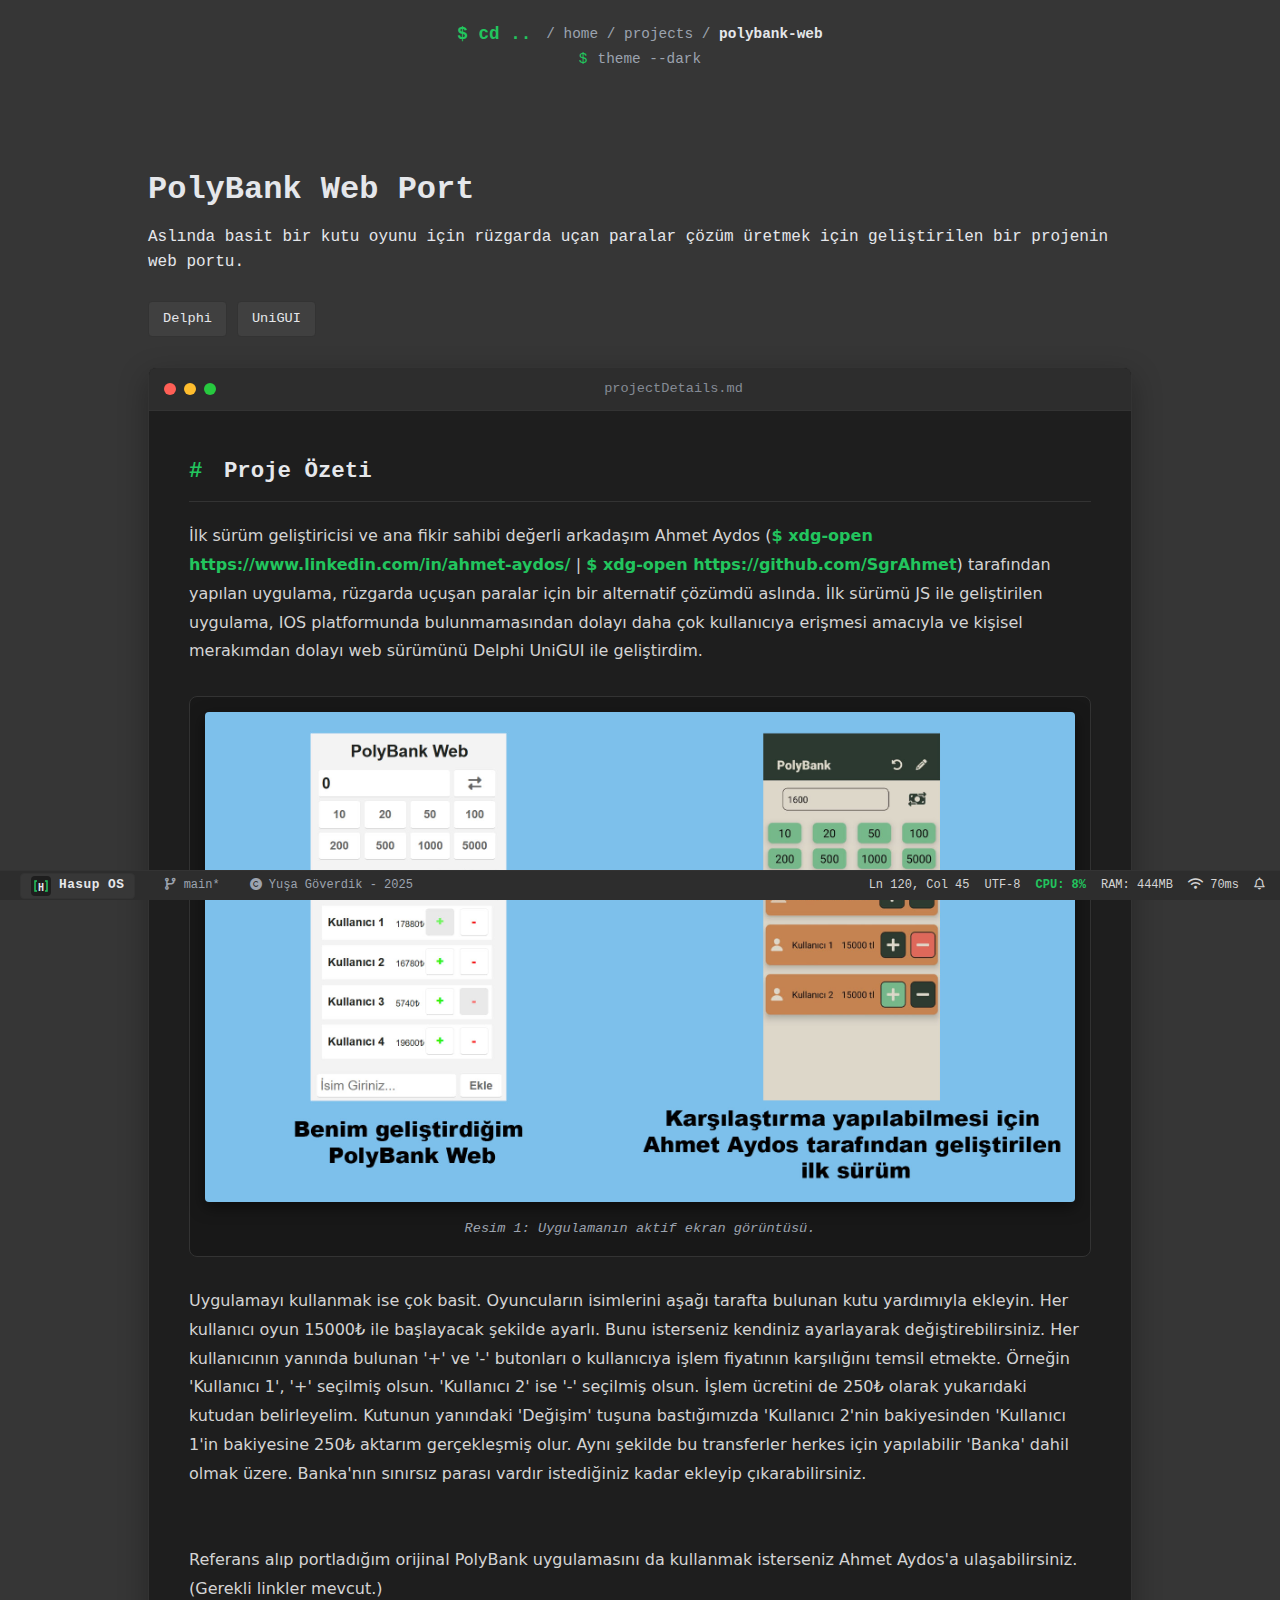
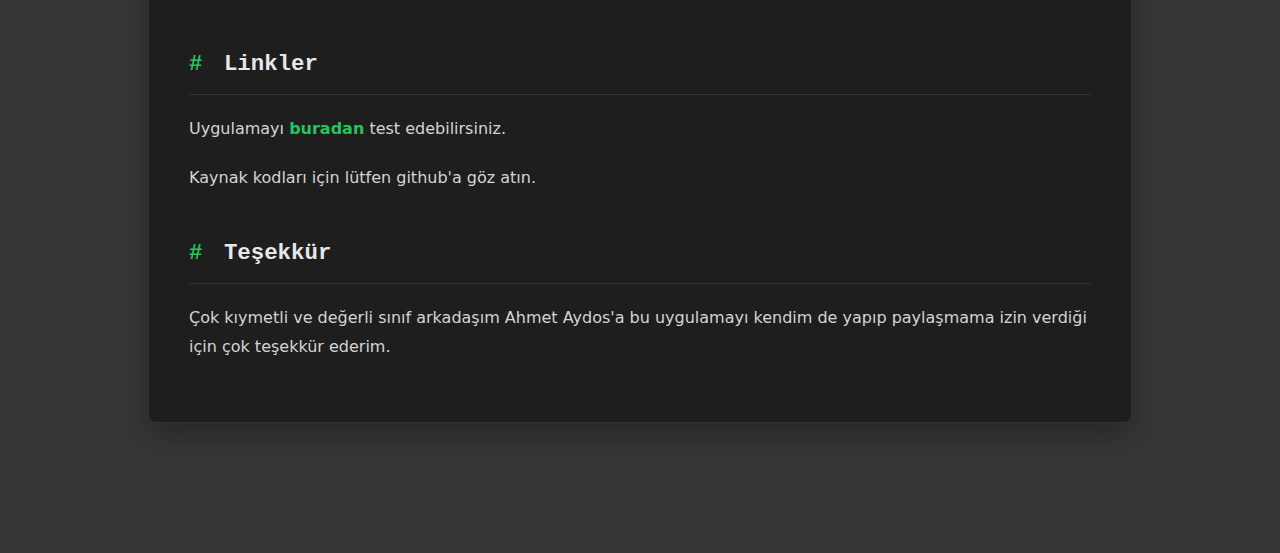
<file: projects/polybank.html>
<!DOCTYPE html>
<html lang="tr">
<head>
  <meta charset="UTF-8" />
  <meta name="viewport" content="width=device-width, initial-scale=1.0" />
  <title data-i18n="pages.polybank.browserTitle">PolyBank Web | Hasup</title>
  
  <link rel="icon" type="image/svg+xml" href="../assets/favicon.svg">
  <link rel="stylesheet" href="https://cdnjs.cloudflare.com/ajax/libs/font-awesome/6.4.0/css/all.min.css">
  <link rel="stylesheet" href="../assets/style.css">
  <link rel="stylesheet" href="assets/project-style.css">
</head>
<body class="project-page">

  <nav class="detail-nav">
    <div class="terminal-wrapper nav-content">
      
      <div class="nav-left">
        <a href="../index.html#projects" class="back-link">
          <span class="prompt">$</span> cd ..
        </a>
        <span class="path">/ home / projects / <span class="current-project">polybank-web</span></span>
      </div>

      <div class="theme-toggle" id="themeToggle"></div>

    </div>
  </nav>

  <section id="project-detail">
    <div class="terminal-wrapper">
      
      <div class="project-header">
        <div class="header-left">
          <h1 class="project-title" data-i18n="pages.polybank.title">PolyBank Web Port</h1>
          <p data-i18n="pages.polybank.shortDesc">
            Aslında basit bir kutu oyunu için rüzgarda uçan paralar çözüm üretmek için geliştirilen bir projenin web portu.
          </p>
          <br>
          <div class="tech-badges">
            <span class="badge">Delphi</span>
            <span class="badge">UniGUI</span>
          </div>
        </div>
      </div>

      <div class="readme-window">
        <div class="window-bar">
          <div class="win-buttons">
            <span class="win-btn close"></span>
            <span class="win-btn minimize"></span>
            <span class="win-btn maximize"></span>
          </div>
          <div class="win-title">projectDetails.md</div>
        </div>

        <div class="readme-content">
          
          <h3><span class="hash">#</span> <span data-i18n="pages.common.summaryHeader">Proje Özeti</span></h3>
          <p data-i18n="pages.polybank.content.p1">
            İlk sürüm geliştiricisi ve ana fikir sahibi değerli arkadaşım Ahmet Aydos...
          </p>

          <div class="project-image-container">
            <img src="assets/images/polybank-ad.jpg" alt="Proje Ekran Görüntüsü" data-i18n-alt="pages.polybank.ui.imgAlt">
            <span class="img-caption" data-i18n="pages.polybank.ui.imgCaption">Resim 1: Uygulamanın aktif ekran görüntüsü.</span>
          </div>

          <p data-i18n="pages.polybank.content.p2">
            Uygulamayı kullanmak ise çok basit. Oyuncuların isimlerini aşağı tarafta bulunan kutu yardımıyla ekleyin...
          </p>

          <h3><span class="hash">#</span> <span data-i18n="pages.common.linksHeader">Linkler</span></h3>
          <p data-i18n="pages.polybank.content.linksText">Uygulamayı <a class="linkler" target="_blank" href="https://hasup.net/polybank">buradan</a> test edebilirsiniz.</p>
          <p data-i18n="pages.polybank.content.sourceCodeNote">Kaynak kodları için lütfen özel olarak ulaşın.</p>

          <h3><span class="hash">#</span> <span data-i18n="pages.common.thanksHeader">Teşekkür</span></h3>
          <p data-i18n="pages.polybank.content.thanksText">
            Çok kıymetli ve değerli sınıf arkadaşım Ahmet Aydos'a...
          </p>

        </div>
      </div>

    </div>
  </section>

  <footer id="status-bar">
    <div class="footer-left">
  
      <div class="start-menu-wrapper">
        
        <div class="start-btn-trigger">
          <img src="../assets/favicon.svg" alt="Hasup OS" class="os-logo">
          <span class="os-text">Hasup OS</span>
        </div>
  
        <div class="start-popup">
          
          <div class="menu-header">
            <div class="user-avatar">
              <img src="../assets/favicon.svg" alt="Hasup OS">
            </div>
            
            <div class="user-details">
              <span class="username">Hasup OS</span>
              <span class="role">v1.0</span>
            </div>
          </div>
  
          <ul class="menu-links">
            <li>
              <a href="#hero"><i class="fa-solid fa-house"></i> <span data-i18n="start-menu.home"></span></a>
            </li>
            <li>
              <a href="#projects"><i class="fa-solid fa-diagram-project"></i> <span data-i18n="start-menu.projects"></span></a>
            </li>
            <li>
              <a href="#contact"><i class="fa-solid fa-address-book"></i> <span data-i18n="start-menu.contact"></span></a>
            </li>
            
            <li class="divider"></li> <li>
              <a href="https://www.linkedin.com/in/yusaguverdik/" target="_blank">
                <i class="fa-brands fa-linkedin-in"></i> LinkedIn
              </a>
            </li>
            <li>
              <a href="https://www.instagram.com/yusaguverdik/" target="_blank">
                <i class="fa-brands fa-instagram"></i> Instagram
              </a>
            </li>
            <li>
              <a href="https://github.com/yushadev0/" target="_blank">
                <i class="fa-brands fa-github"></i> Github
              </a>
            </li>
  
            <li class="divider"></li>
  
            <li>
              <a href="javascript:location.reload()" class="shutdown">
                <i class="fa-solid fa-power-off"></i> <span data-i18n="start-menu.shutdown"></span>
              </a>
            </li>
          </ul>
        </div>
  
      </div>
      <span class="branch" style="margin-left: 15px;"><i class="fa-solid fa-code-branch"></i> main*</span>
      <span class="branch" style="margin-left: 15px;"><i class="fa-solid fa-copyright"></i> Yuşa Göverdik - 2025</span>
    </div>
  
    <div class="footer-right">
      <span class="stat-item">Ln <span id="line-num">120</span>, Col <span id="col-num">45</span></span>
      <span class="stat-item">UTF-8</span>
      <span class="stat-item accent-text">CPU: <span id="cpu-usage">12</span>%</span>
      <span class="stat-item">RAM: <span id="ram-usage">450</span>MB</span>
      <span class="stat-item"><i class="fa-solid fa-wifi"></i> <span id="ping">24</span>ms</span>
      <span class="stat-item bell"><i class="fa-regular fa-bell"></i></span>
    </div>
  </footer>

  <button id="scrollTopBtn" class="scroll-top-btn" title="Yukarı Çık">
    <i class="fa-solid fa-arrow-up"></i>
  </button>

  <script src="../assets/script.js"></script>
  <script src="../assets/i18n.js"></script>
</body>
</html>
</file>
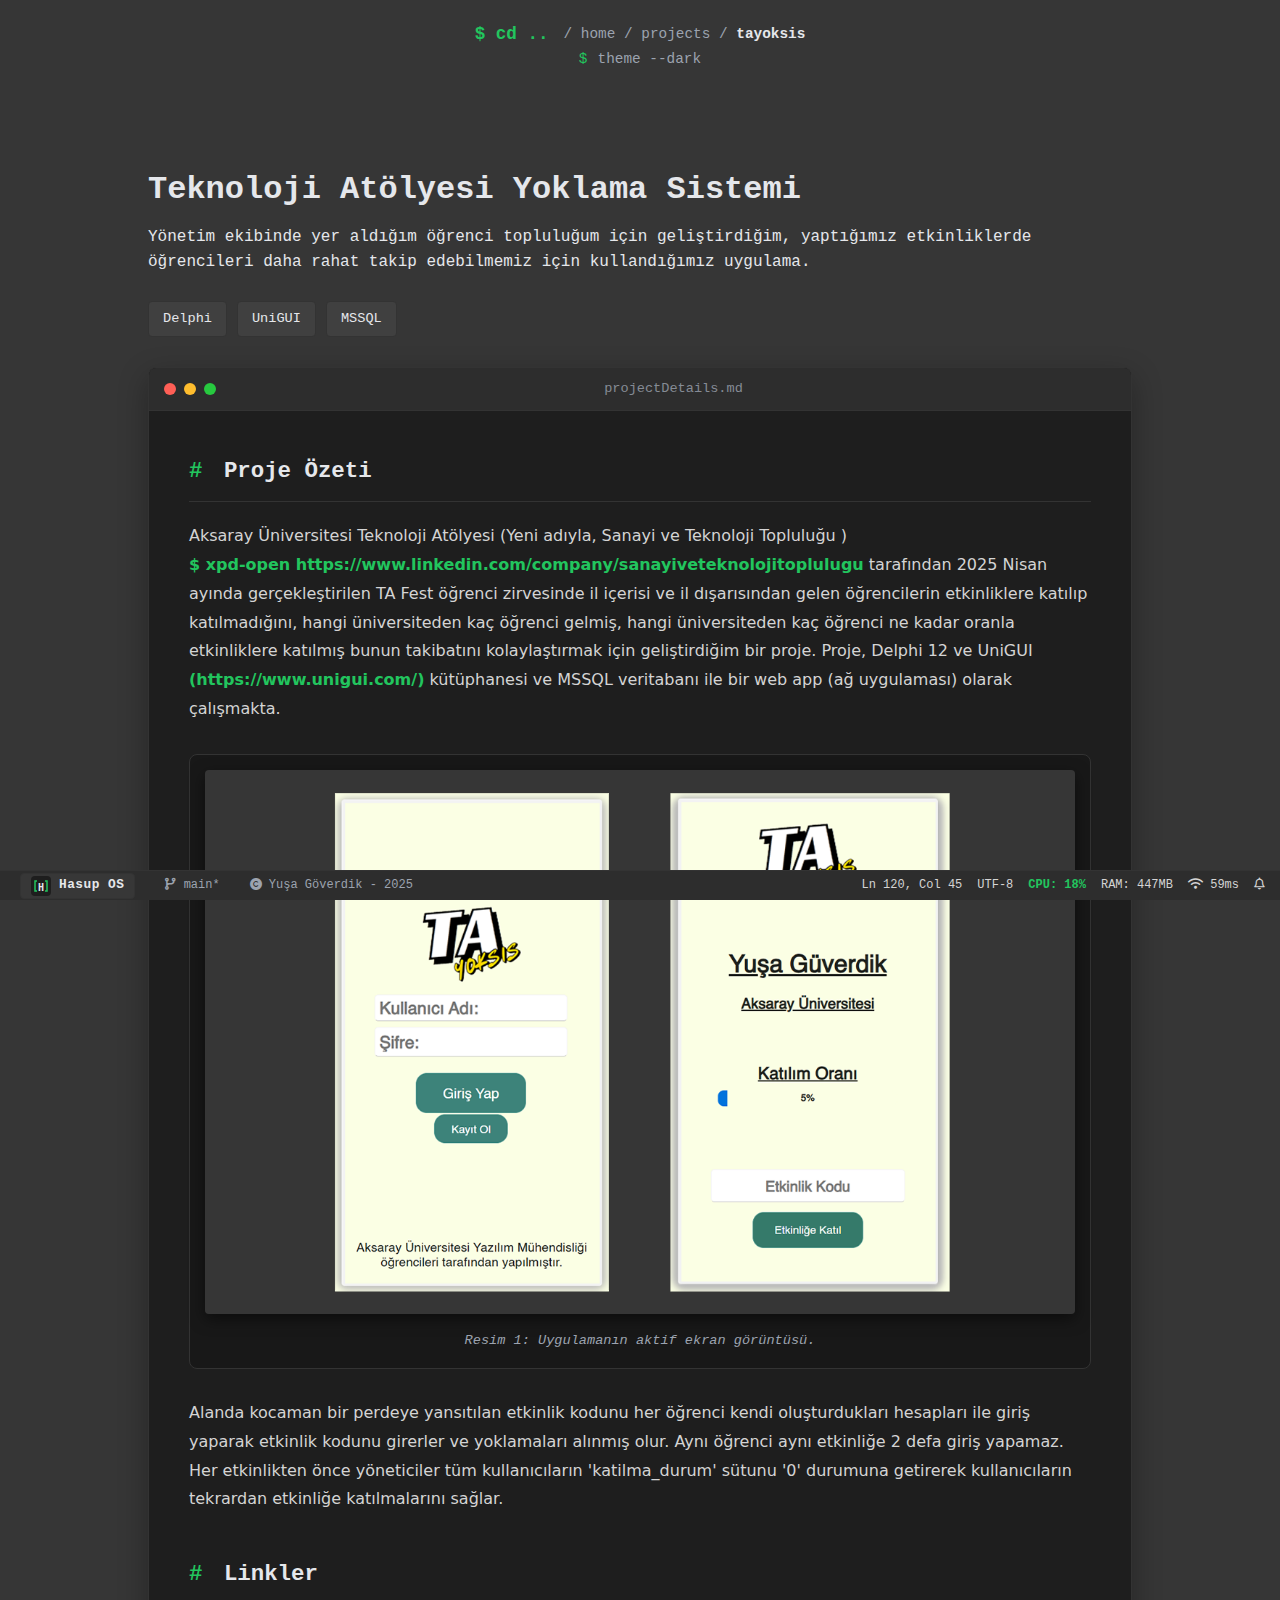
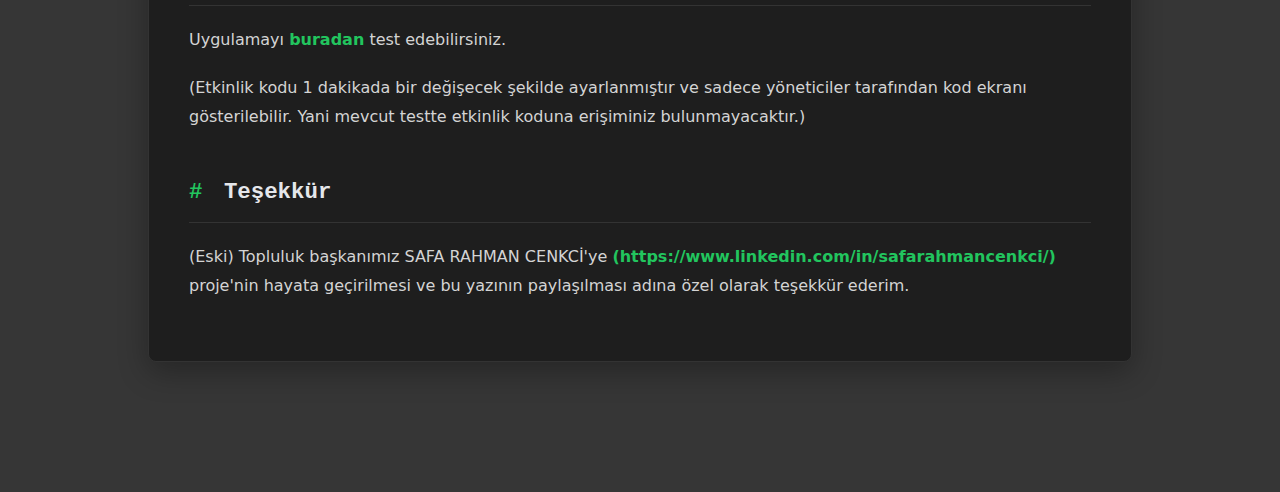
<file: projects/tayoksis.html>
<!DOCTYPE html>
<html lang="tr">
<head>
  <meta charset="UTF-8" />
  <meta name="viewport" content="width=device-width, initial-scale=1.0" />
  <title data-i18n="pages.tayoksis.browserTitle">TAYOKSIS | Hasup</title>
  
  <link rel="icon" type="image/svg+xml" href="../assets/favicon.svg">
  <link rel="stylesheet" href="https://cdnjs.cloudflare.com/ajax/libs/font-awesome/6.4.0/css/all.min.css">
  <link rel="stylesheet" href="../assets/style.css">
  <link rel="stylesheet" href="assets/project-style.css">
</head>
<body class="project-page">

  <nav class="detail-nav">
    <div class="terminal-wrapper nav-content">
      
      <div class="nav-left">
        <a href="../index.html#projects" class="back-link">
          <span class="prompt">$</span> cd ..
        </a>
        <span class="path">/ home / projects / <span class="current-project">tayoksis</span></span>
      </div>

      <div class="theme-toggle" id="themeToggle"></div>

    </div>
  </nav>

  <section id="project-detail">
    <div class="terminal-wrapper">
      
      <div class="project-header">
        <div class="header-left">
          <h1 class="project-title" data-i18n="pages.tayoksis.title">Teknoloji Atölyesi Yoklama Sistemi</h1>
          <p data-i18n="pages.tayoksis.shortDesc">
            Yönetim ekibinde yer aldığım öğrenci topluluğum için geliştirdiğim, yaptığımız etkinliklerde öğrencileri daha rahat takip edebilmemiz için kullandığımız uygulama.
          </p>
          <br>
          <div class="tech-badges">
            <span class="badge">Delphi</span>
            <span class="badge">UniGUI</span>
            <span class="badge">MSSQL</span>
          </div>
        </div>
      </div>

      <div class="readme-window">
        <div class="window-bar">
          <div class="win-buttons">
            <span class="win-btn close"></span>
            <span class="win-btn minimize"></span>
            <span class="win-btn maximize"></span>
          </div>
          <div class="win-title">projectDetails.md</div>
        </div>

        <div class="readme-content">
          
          <h3><span class="hash">#</span> <span data-i18n="pages.common.summaryHeader">Proje Özeti</span></h3>
          <p data-i18n="pages.tayoksis.content.p1">
            Aksaray Üniversitesi Teknoloji Atölyesi (Yeni adıyla, Sanayi ve Teknoloji Topluluğu)...
          </p>

          <div class="project-image-container">
            <img src="assets/images/tayoksis.png" alt="Proje Ekran Görüntüsü" data-i18n-alt="pages.tayoksis.ui.imgAlt">
            <span class="img-caption" data-i18n="pages.tayoksis.ui.imgCaption">Resim 1: Uygulamanın aktif ekran görüntüsü.</span>
          </div>

          <p data-i18n="pages.tayoksis.content.p2">
          Alanda kocaman bir perdeye yansıtılan etkinlik kodunu...
          </p>

          <h3><span class="hash">#</span> <span data-i18n="pages.common.linksHeader">Linkler</span></h3>

          <p data-i18n="pages.tayoksis.content.linksText">Uygulamayı <a class="linkler" target="_blank" href="https://hasup.net/tayoksis">buradan</a> test edebilirsiniz.</p>
          <p data-i18n="pages.tayoksis.content.note">(Etkinlik kodu 1 dakikada bir değişecek şekilde ayarlanmıştır...)</p>
       
          <h3><span class="hash">#</span> <span data-i18n="pages.common.thanksHeader">Teşekkür</span></h3>
          <p data-i18n="pages.tayoksis.content.thanksText">
            (Eski) Topluluk başkanımız SAFA RAHMAN CENKCİ'ye...
          </p>

        </div>
      </div>

    </div>
  </section>

  <footer id="status-bar">
    <div class="footer-left">
  
      <div class="start-menu-wrapper">
        
        <div class="start-btn-trigger">
          <img src="../assets/favicon.svg" alt="Hasup OS" class="os-logo">
          <span class="os-text">Hasup OS</span>
        </div>
  
        <div class="start-popup">
          
          <div class="menu-header">
            <div class="user-avatar">
              <img src="../assets/favicon.svg" alt="Hasup OS">
            </div>
            
            <div class="user-details">
              <span class="username">Hasup OS</span>
              <span class="role">v1.0</span>
            </div>
          </div>
  
          <ul class="menu-links">
            <li>
              <a href="#hero"><i class="fa-solid fa-house"></i> <span data-i18n="start-menu.home"></span></a>
            </li>
            <li>
              <a href="#projects"><i class="fa-solid fa-diagram-project"></i> <span data-i18n="start-menu.projects"></span></a>
            </li>
            <li>
              <a href="#contact"><i class="fa-solid fa-address-book"></i> <span data-i18n="start-menu.contact"></span></a>
            </li>
            
            <li class="divider"></li> <li>
              <a href="https://www.linkedin.com/in/yusaguverdik/" target="_blank">
                <i class="fa-brands fa-linkedin-in"></i> LinkedIn
              </a>
            </li>
            <li>
              <a href="https://www.instagram.com/yusaguverdik/" target="_blank">
                <i class="fa-brands fa-instagram"></i> Instagram
              </a>
            </li>
            <li>
              <a href="https://github.com/yushadev0/" target="_blank">
                <i class="fa-brands fa-github"></i> Github
              </a>
            </li>
  
            <li class="divider"></li>
  
            <li>
              <a href="javascript:location.reload()" class="shutdown">
                <i class="fa-solid fa-power-off"></i> <span data-i18n="start-menu.shutdown"></span>
              </a>
            </li>
          </ul>
        </div>
  
      </div>
      <span class="branch" style="margin-left: 15px;"><i class="fa-solid fa-code-branch"></i> main*</span>
      <span class="branch" style="margin-left: 15px;"><i class="fa-solid fa-copyright"></i> Yuşa Göverdik - 2025</span>
    </div>
  
    <div class="footer-right">
      <span class="stat-item">Ln <span id="line-num">120</span>, Col <span id="col-num">45</span></span>
      <span class="stat-item">UTF-8</span>
      <span class="stat-item accent-text">CPU: <span id="cpu-usage">12</span>%</span>
      <span class="stat-item">RAM: <span id="ram-usage">450</span>MB</span>
      <span class="stat-item"><i class="fa-solid fa-wifi"></i> <span id="ping">24</span>ms</span>
      <span class="stat-item bell"><i class="fa-regular fa-bell"></i></span>
    </div>
  </footer>

  <button id="scrollTopBtn" class="scroll-top-btn" title="Yukarı Çık">
    <i class="fa-solid fa-arrow-up"></i>
  </button>

  <script src="../assets/script.js"></script>
  <script src="../assets/i18n.js"></script>
</body>
</html>
</file>
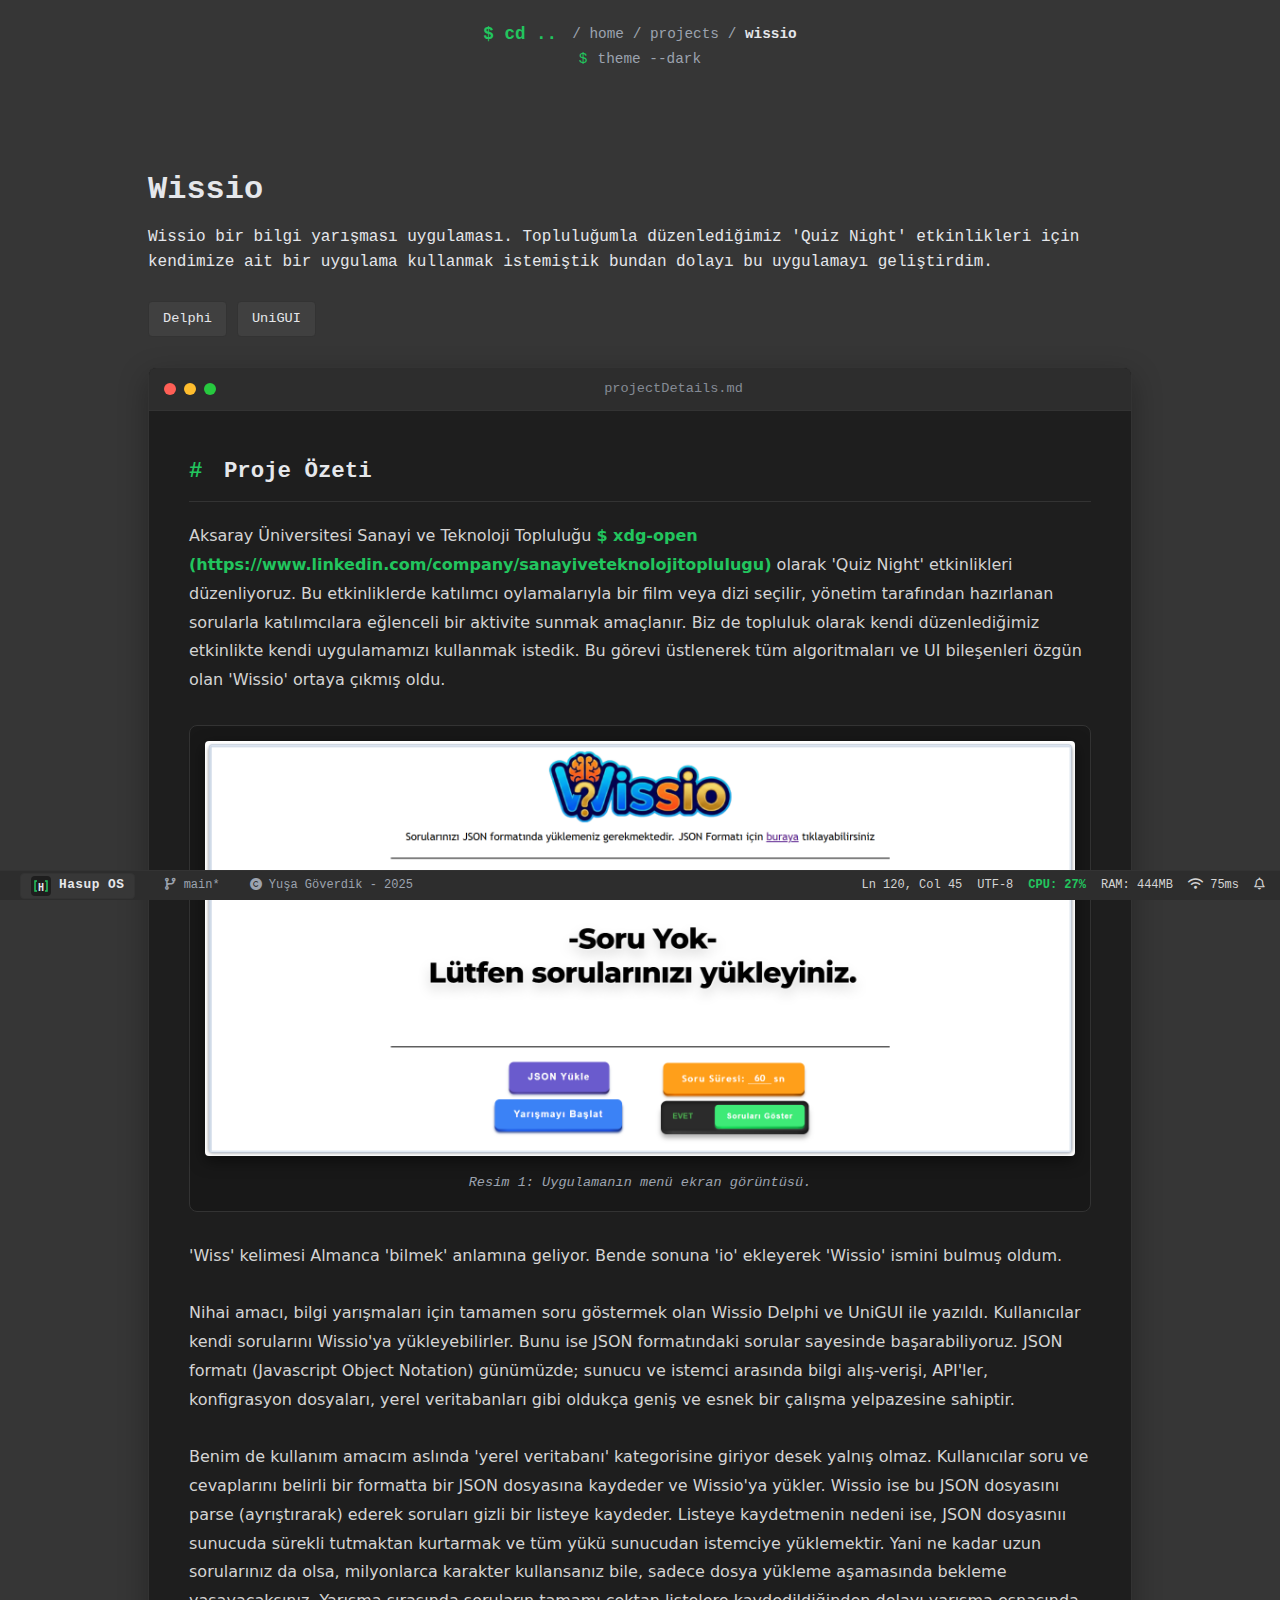
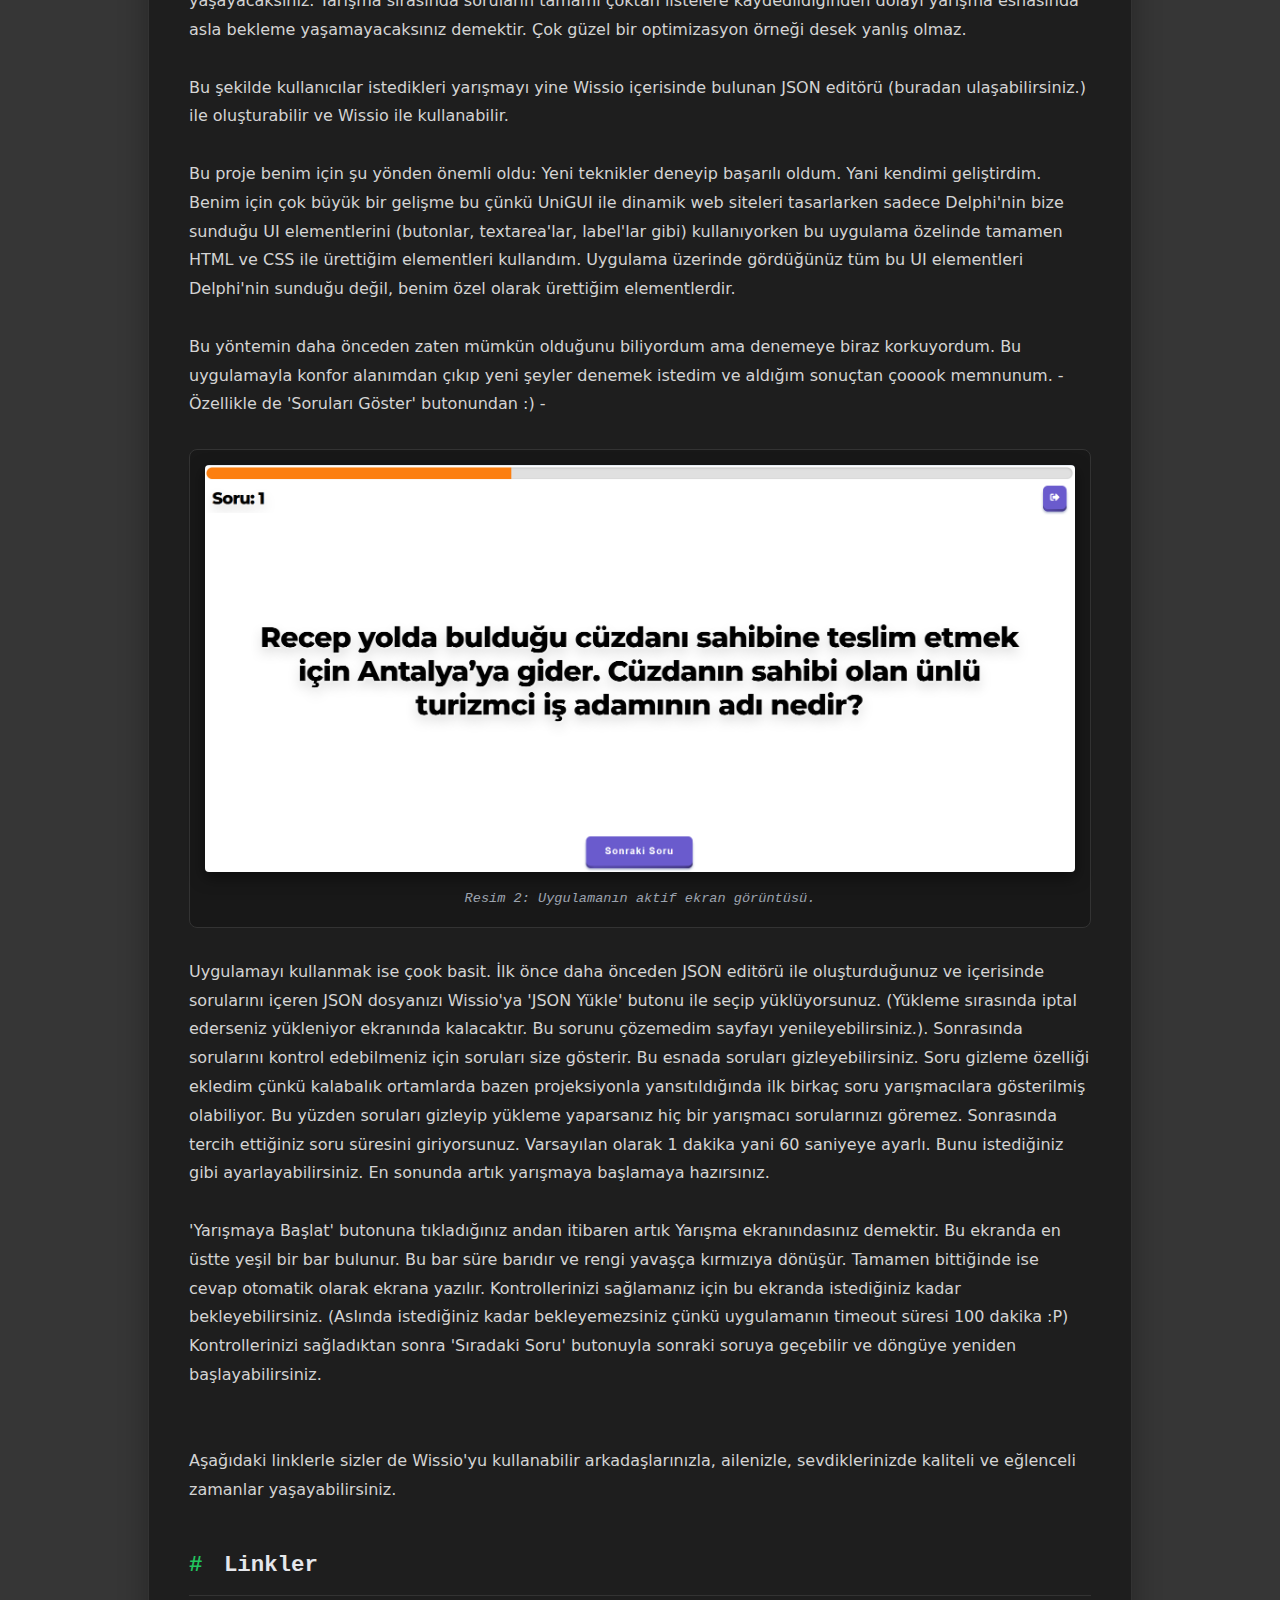
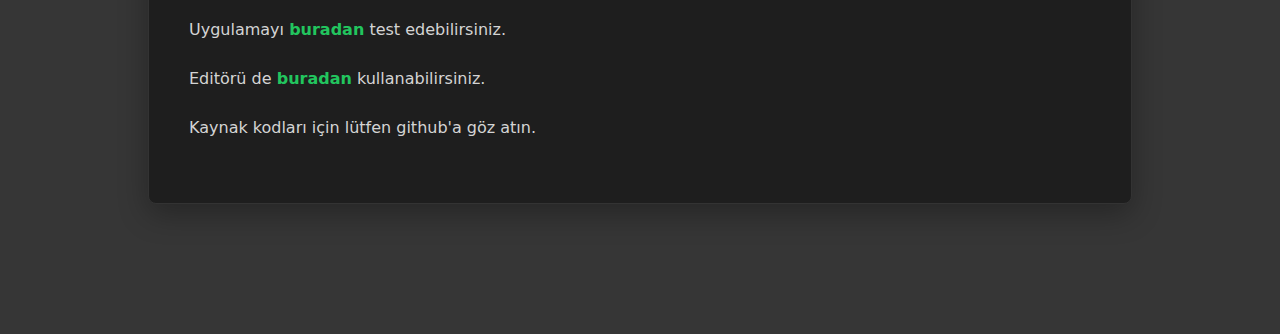
<file: projects/wissio.html>
<!DOCTYPE html>
<html lang="tr">
<head>
  <meta charset="UTF-8" />
  <meta name="viewport" content="width=device-width, initial-scale=1.0" />
  <title data-i18n="pages.wissio.browserTitle">Wissio | Hasup</title>
  
  <link rel="icon" type="image/svg+xml" href="../assets/favicon.svg">
  <link rel="stylesheet" href="https://cdnjs.cloudflare.com/ajax/libs/font-awesome/6.4.0/css/all.min.css">
  <link rel="stylesheet" href="../assets/style.css">
  <link rel="stylesheet" href="assets/project-style.css">
</head>
<body class="project-page">

  <nav class="detail-nav">
    <div class="terminal-wrapper nav-content">
      
      <div class="nav-left">
        <a href="../index.html#projects" class="back-link">
          <span class="prompt">$</span> cd ..
        </a>
        <span class="path">/ home / projects / <span class="current-project">wissio</span></span>
      </div>

      <div class="theme-toggle" id="themeToggle"></div>

    </div>
  </nav>

  <section id="project-detail">
    <div class="terminal-wrapper">
      
      <div class="project-header">
        <div class="header-left">
          <h1 class="project-title" data-i18n="pages.wissio.title">Wissio</h1>
          <p data-i18n="pages.wissio.shortDesc">
            Wissio bir bilgi yarışması uygulaması. Topluluğumla düzenlediğimiz 'Quiz Night' etkinlikleri için kendimize ait bir uygulama kullanmak istemiştik bundan dolayı bu uygulamayı geliştirdim.
          </p>
          <br>
          <div class="tech-badges">
            <span class="badge">Delphi</span>
            <span class="badge">UniGUI</span>
          </div>
        </div>
      </div>

      <div class="readme-window">
        <div class="window-bar">
          <div class="win-buttons">
            <span class="win-btn close"></span>
            <span class="win-btn minimize"></span>
            <span class="win-btn maximize"></span>
          </div>
          <div class="win-title">projectDetails.md</div>
        </div>

        <div class="readme-content">
          
          <h3><span class="hash">#</span> <span data-i18n="pages.common.summaryHeader">Proje Özeti</span></h3>
          <p data-i18n="pages.wissio.content.p1">
            Aksaray Üniversitesi Sanayi ve Teknoloji Topluluğu...
          </p>

          <div class="project-image-container">
            <img src="assets/images/wissio.png" alt="Proje Ekran Görüntüsü" data-i18n-alt="pages.wissio.ui.imgAlt1">
            <span class="img-caption" data-i18n="pages.wissio.ui.imgCaption1">Resim 1: Uygulamanın menü ekran görüntüsü.</span>
          </div>

          <p data-i18n="pages.wissio.content.p2">
            'Wiss' kelimesi Almanca 'bilmek' anlamına geliyor...
          </p>

          <div class="project-image-container">
            <img src="assets/images/wissio2.png" alt="Proje Ekran Görüntüsü" data-i18n-alt="pages.wissio.ui.imgAlt2">
            <span class="img-caption" data-i18n="pages.wissio.ui.imgCaption2">Resim 2: Uygulamanın aktif ekran görüntüsü.</span>
          </div>

          <p data-i18n="pages.wissio.content.p3">
            Uygulamayı kullanmak ise çook basit...
          </p>

          <h3><span class="hash">#</span> <span data-i18n="pages.common.linksHeader">Linkler</span></h3>

          <p data-i18n="pages.wissio.content.linksText1">Uygulamayı <a class="linkler" target="_blank" href="https://hasup.net/wissio">buradan</a> test edebilirsiniz.</p>
          <p data-i18n="pages.wissio.content.linksText2">Editörü de <a class="linkler" target="_blank" href="https://hasup.net/wissio/json_editoru.html">buradan</a> kullanabilirsiniz.</p>
          
          <p data-i18n="pages.wissio.content.sourceCodeNote">Kaynak kodları için lütfen özel olarak ulaşın.</p>  
        </div>
      </div>

    </div>
  </section>

  <footer id="status-bar">
    <div class="footer-left">
  
      <div class="start-menu-wrapper">
        
        <div class="start-btn-trigger">
          <img src="../assets/favicon.svg" alt="Hasup OS" class="os-logo">
          <span class="os-text">Hasup OS</span>
        </div>
  
        <div class="start-popup">
          
          <div class="menu-header">
            <div class="user-avatar">
              <img src="../assets/favicon.svg" alt="Hasup OS">
            </div>
            
            <div class="user-details">
              <span class="username">Hasup OS</span>
              <span class="role">v1.0</span>
            </div>
          </div>
  
          <ul class="menu-links">
            <li>
              <a href="#hero"><i class="fa-solid fa-house"></i> <span data-i18n="start-menu.home"></span></a>
            </li>
            <li>
              <a href="#projects"><i class="fa-solid fa-diagram-project"></i> <span data-i18n="start-menu.projects"></span></a>
            </li>
            <li>
              <a href="#contact"><i class="fa-solid fa-address-book"></i> <span data-i18n="start-menu.contact"></span></a>
            </li>
            
            <li class="divider"></li> <li>
              <a href="https://www.linkedin.com/in/yusaguverdik/" target="_blank">
                <i class="fa-brands fa-linkedin-in"></i> LinkedIn
              </a>
            </li>
            <li>
              <a href="https://www.instagram.com/yusaguverdik/" target="_blank">
                <i class="fa-brands fa-instagram"></i> Instagram
              </a>
            </li>
            <li>
              <a href="https://github.com/yushadev0/" target="_blank">
                <i class="fa-brands fa-github"></i> Github
              </a>
            </li>
  
            <li class="divider"></li>
  
            <li>
              <a href="javascript:location.reload()" class="shutdown">
                <i class="fa-solid fa-power-off"></i> <span data-i18n="start-menu.shutdown"></span>
              </a>
            </li>
          </ul>
        </div>
  
      </div>
      <span class="branch" style="margin-left: 15px;"><i class="fa-solid fa-code-branch"></i> main*</span>
      <span class="branch" style="margin-left: 15px;"><i class="fa-solid fa-copyright"></i> Yuşa Göverdik - 2025</span>
    </div>
  
    <div class="footer-right">
      <span class="stat-item">Ln <span id="line-num">120</span>, Col <span id="col-num">45</span></span>
      <span class="stat-item">UTF-8</span>
      <span class="stat-item accent-text">CPU: <span id="cpu-usage">12</span>%</span>
      <span class="stat-item">RAM: <span id="ram-usage">450</span>MB</span>
      <span class="stat-item"><i class="fa-solid fa-wifi"></i> <span id="ping">24</span>ms</span>
      <span class="stat-item bell"><i class="fa-regular fa-bell"></i></span>
    </div>
  </footer>

  <button id="scrollTopBtn" class="scroll-top-btn" title="Yukarı Çık">
    <i class="fa-solid fa-arrow-up"></i>
  </button>

  <script src="../assets/script.js"></script>
  <script src="../assets/i18n.js"></script>
</body>
</html>
</file>
<file: assets/style.css>
html {
  -webkit-text-size-adjust: 100%; /* iOS Otomatik Büyütmeyi Engelle */
  text-size-adjust: 100%;
}

:root {
  --bg: #363636;
  --fg: #e5e7eb;
  --muted: #9ca3af;
  --accent: #22c55e;
  --font: "JetBrains Mono", monospace;  

  /* TERMINAL (Dark) */
  --term-bg: #020617;
  --term-shadow: 0 0 40px rgba(0,0,0,0.6);

  /* IDE (Dark) */
  --proj-bg: #1e1e1e;
  --proj-sidebar: #252526;
  --proj-border: #333333;
  --proj-tab-bg: #2d2d2d;
  --proj-fg: #d4d4d4;
  --proj-fg-muted: #9ca3af;
  --proj-hover: #2a2d2e;
  --proj-active: #37373d;
  
  /* Syntax Highlighting (Dark) */
  --sh-comment: #6a9955;
  --sh-keyword: #569cd6;
  --sh-string: #ce9178;
  --sh-func: #dcdcaa;
  --sh-tag: #4ec9b0;
  
  --proj-watermark: rgba(255, 255, 255, 0.03);
}

body.light {
  --bg: #ccc9c9;
  --fg: #020617;
  --muted: #475569;
  --accent: #246123;

  /* TERMINAL (Light) */
  --term-bg: #e5e7eb; 
  --term-shadow: 0 0 20px rgba(0,0,0,0.15);

  /* IDE (Light) */
  --proj-bg: #ffffff;
  --proj-sidebar: #f3f4f6;
  --proj-border: #e5e7eb;
  --proj-tab-bg: #e5e7eb;
  --proj-fg: #374151;
  --proj-fg-muted: #6b7280;
  --proj-hover: #e5e7eb;
  --proj-active: #dbeafe; 

  /* Syntax Highlighting (Light) */
  --sh-comment: #008000;       
  --sh-keyword: #0000ff;      
  --sh-string: #a31515;       
  --sh-func: #795e26;          
  --sh-tag: #2b91af;           

  --proj-watermark: rgba(0, 0, 0, 0.05);
}

html { scroll-behavior: smooth; }
* { box-sizing: border-box; margin: 0; padding: 0; }

body {
  background: var(--bg);
  color: var(--fg);
  font-family: var(--font);
  line-height: 1.6;
}

section { padding: 80px 10%; }

/* ===== HERO ===== */
#hero {
  min-height: 100vh;
  display: flex;
  align-items: center;
}

.hero-grid {
  display: grid;
  grid-template-columns: 1fr 1fr;
  align-items: stretch;
  gap: 40px;
  width: 100%;
}

.terminal-wrapper {
  position: relative;
  width: 100%;
  height: 100%; 
  display: flex; 
  flex-direction: column; 
  justify-content: space-between; 
}

.terminal {
  background: var(--term-bg);
  box-shadow: var(--term-shadow);
  border-radius: 10px;
  padding: 24px;
  flex-grow: 1; 
  display: flex;
  flex-direction: column;
  justify-content: flex-start;
  transition: background 0.3s ease, box-shadow 0.3s ease;
}

.line { margin-bottom: 10px; }
.prompt { color: var(--accent); }

.cursor {
  display: inline-block;
  width: 10px;
  height: 1em;
  background: var(--fg);
  margin-left: 4px;
  animation: blink 1s infinite;
}

@keyframes blink {
  0%, 50%, 100% { opacity: 1; }
  25%, 75% { opacity: 0; }
}

.top-toggles {
  position: absolute;
  top: -40px;
  right: 0;

  display: flex;
  flex-direction: row;
  align-items: center;
  gap: 24px;
}
/* Lang toggle theme ile aynı davranır */

.theme-toggle,
.lang-toggle {
  position: static;      /* veya tamamen sil */
  display: inline-flex;
  align-items: center;
  white-space: nowrap;
  gap: 10px;

  font-size: 0.85rem;
  color: var(--muted);
  cursor: pointer;
  user-select: none;
  transition: color 0.2s ease;
}


.lang-toggle:hover {
  color: var(--accent);
}

.theme-toggle:hover { color: var(--accent); }

/* ===== ASCII ART ===== */
.ascii-wrapper {
  display: flex;
  flex-direction: column;
  align-items: center; 
  justify-content: flex-start;
  width: 100%; 
  margin-top: 10px; 
}

.ascii-wrapper h2 {
  text-align: center;
  width: 100%;
  margin-bottom: 20px;
  color: var(--fg);
}
  
.ascii {
  display: inline-block;
  color: var(--accent);
  
  /* DEĞİŞTİ: Alt sınır 7px -> 11px yapıldı. Mobilde artık daha büyük. */
  font-size: clamp(11px, 2.5vw, 14px);
  
  line-height: 1.1;
  white-space: pre;
  user-select: none;
  text-align: center;
  
  /* Mobilde taşmayı önlemek için kaydırma ekleyelim (Güvenlik) */
  max-width: 100%;
}
 
@media (max-width: 768px) {
  .ascii-wrapper {
    /* Mobilde taşarsa yana kaydırılabilsin */
    width: 100%;
    display: flex;
    justify-content: center;
  }
  
  .ascii {
    /* Mobilde sabit ve okunaklı bir boyut */
    font-size: 11px !important; 
  }
}

.ascii-text {
  margin-top: 15px; 
  font-size: clamp(6px, 1.2vw, 10px) !important; 
  opacity: 0.8; 
  color: var(--fg); 
  font-weight: bold;
}

body.light .ascii-text { color: #333; }
 
/* ===== NAVBAR ===== */
.terminal-nav {
  margin-top: 20px; 
  display: flex;
  gap: 25px; 
}

.terminal-nav a {
  text-decoration: none;
  color: var(--muted);
  font-family: var(--font);
  font-size: 1rem;
  transition: color 0.2s ease;
}

.terminal-nav a .prompt { margin-right: 5px; color: var(--accent); }
.terminal-nav a:hover { color: var(--fg); }

/* ===== GENERAL SECTION STYLES ===== */
#about p { max-width: 600px; color: var(--muted); }
#contact a { color: var(--accent); text-decoration: none; }

#contact a i {
  color: var(--fg);
  transition: all 0.3s ease;
  margin-left: 5px; 
  margin-right: 15px;
}

#contact a i:hover {
  color: var(--accent); 
  transform: scale(1.2);
}

.run-btn {
  display: inline-block; 
  transition: transform 0.3s ease;
}
.run-btn:hover { transform: scale(1.1); }

/* ===== PROJECT WINDOW ===== */
.project-window {
  border: 1px solid var(--proj-border);
  background: var(--proj-bg);
  border-radius: 10px; 
  box-shadow: 0 10px 30px rgba(0,0,0,0.3);
  overflow: hidden;
  margin-top: 10px;
  font-family: "JetBrains Mono", monospace;
  transition: all 0.3s ease;
}

.window-bar {
  background: var(--proj-tab-bg);
  padding: 10px 15px;
  display: flex;
  align-items: center;
  border-bottom: 1px solid var(--proj-border);
}

.project-container {
  display: flex;
  background: var(--proj-bg);
  min-height: 450px; 
}

/* Sidebar */
.project-sidebar {
  width: 250px;
  background: var(--proj-sidebar);       
  border-right: 1px solid var(--proj-border); 
  padding: 10px;
  flex-shrink: 0;
}

.sidebar-header {
  font-size: 0.8rem;
  color: var(--proj-fg-muted);           
  margin-bottom: 10px;
  text-transform: uppercase;
  letter-spacing: 1px;
}

.file-tree { list-style: none; padding-left: 0; }
.file-tree .custom-icon {
  height: 18px; width: 18px; margin-right: 8px; vertical-align: middle; object-fit: contain;
} 
.file-tree li { margin: 5px 0; cursor: pointer; color: var(--proj-fg-muted); transition: color 0.2s; }
.file-tree .folder-name { font-weight: bold; color: var(--proj-fg); }
.file-tree ul { list-style: none; padding-left: 20px; margin-top: 5px; }
.file-tree .file { display: flex; align-items: center; padding: 4px 8px; border-radius: 4px; }
.file-tree .file:hover { background: var(--proj-hover); color: var(--proj-fg); }
.file-tree .file.active { background: var(--proj-active); color: var(--proj-fg); font-weight: 500; }

/* Viewer & Tabs */
.project-viewer {
  flex-grow: 1;
  display: flex;
  flex-direction: column;
  position: relative; 
  overflow: hidden;   
}

.editor-tabs {
  background: var(--proj-tab-bg);        
  display: flex;
  height: 35px;
  border-bottom: 1px solid var(--proj-border); 
}

.editor-tabs .tab {
  padding: 0 20px;
  display: flex;
  align-items: center;
  background: var(--proj-bg);            
  color: var(--proj-fg);                 
  font-size: 0.9rem;
  border-right: 1px solid var(--proj-border); 
  border-top: 2px solid var(--accent);
}

.editor-content {
  display: flex;
  align-items: stretch; 
  padding: 0;
  background: var(--proj-bg);
  font-family: "JetBrains Mono", monospace;
  overflow: hidden; /* Dış taşmayı gizle */
}

.line-numbers {
  flex-shrink: 0;
  min-width: 45px; /* Biraz genişlik verelim */
  
  /* --- KRİTİK EŞİTLEME AYARLARI --- */
  padding: 20px 10px 20px 0; /* Üst boşluk: 20px (Kod ile AYNI olmalı) */
  font-size: 0.9rem;         /* Yazı boyutu: 0.9rem (Kod ile AYNI olmalı) */
  line-height: 1.6;          /* Satır yüksekliği: 1.6 (Kod ile AYNI olmalı) */
  font-family: inherit;      /* Font ailesi: Aynı */
  /* ------------------------------- */
  
  text-align: right;
  color: var(--proj-fg-muted);
  opacity: 0.5;
  border-right: 1px solid var(--proj-border);
  background: rgba(0,0,0,0.1);
  user-select: none;
}

.code-display {
  flex-grow: 1;
  /* Flexbox içinde scrollun çalışması için bu SİHİRLİ koddur: */
  min-width: 0; 
  overflow-x: auto; /* Yatay scroll */
}

.code-cursor {
  display: inline-block;
  
  /* 1. İnce Çizgi Ayarı */
  width: 2px;  /* 8px yerine 2px yaptık. Artık incecik. */
  
  /* 2. Yükseklik Ayarı */
  height: 1.2em; /* Satır yüksekliğine tam otursun */
  
  /* 3. Renk ve Konum */
  background: var(--fg); /* İstersen var(--fg) yapıp gri de yapabilirsin */
  margin-left: 1px;        /* Harfe yapışmasın */
  vertical-align: text-bottom; /* Yazının tabanına hizala */
  
  /* 4. Yanıp Sönme Efekti */
  animation: blink 1s step-end infinite; /* step-end ile daha keskin yanıp söner */
}

/* Eğer blink animasyonu dosyanın yukarısında tanımlı değilse bunu da ekle: */
@keyframes blink {
  0%, 50% { opacity: 1; }
  51%, 100% { opacity: 0; }
}

/* Syntax Highlighting */
.code-block {
  display: none; /* Varsayılan gizli */
  
  /* --- HİZALAMA AYARLARI (KORUNDU) --- */
  white-space: pre;  /* Kodlar alt satıra kaymasın */
  padding: 20px;     
  font-size: 0.9rem; 
  line-height: 1.6;  
  font-family: inherit;
  color: var(--proj-fg);
}

/* Aktif Olduğunda (Görünür Olunca) */
.code-block.active {
  display: block;
  
  /* --- GERİ GELEN ANİMASYON --- */
  animation: fadeInUp 0.4s ease-out forwards;
}

/* Animasyon Tanımı (Aşağıdan Yukarı Süzülme) */
@keyframes fadeInUp {
  from {
    opacity: 0;
    transform: translateY(15px); /* 15px aşağıdan başla */
  }
  to {
    opacity: 1;
    transform: translateY(0);    /* Yerine otur */
  }
}

.comment { color: var(--sh-comment); font-style: italic; }
.keyword { color: var(--sh-keyword); font-weight: bold; }
.string { color: var(--sh-string); }
.function { color: var(--sh-func); }
.tag { color: var(--sh-tag); }
.selector { color: var(--sh-keyword); }

.project-viewer a { color: var(--accent); text-decoration: underline; }
.code-block.active a { text-decoration: none; color: inherit; }

@keyframes fadeIn {
  from { opacity: 0; transform: translateY(5px); }
  to { opacity: 1; transform: translateY(0); }
}

.bg-icon {
  position: absolute; bottom: -20px; right: -20px;
  font-size: 150px; color: var(--proj-watermark);          
  pointer-events: none; transform: rotate(-15deg); z-index: 0;
}

/* ===== NEOFETCH WINDOW ===== */
.neofetch-win {
  border: 1px solid var(--proj-border); 
  background: var(--proj-bg);           
  border-radius: 10px;                  
  box-shadow: 0 10px 30px rgba(0,0,0,0.25); 
  overflow: hidden;                     
  font-family: "JetBrains Mono", monospace;
  margin-top: 20px;
  transition: all 0.3s ease;
}

.neofetch-content {
  display: flex;
  padding: 30px;
  gap: 40px;
  align-items: flex-start;
}

/* Sol Sütun: Widget Alanı */
.neofetch-art {
  display: flex;
  flex-direction: column; 
  width: 240px;           
  gap: 15px;              
  height: 100%;           
}

.neofetch-art .profile-img {
  width: 100%;           
  height: auto;          
  aspect-ratio: 1/1;     
  border-radius: 12px;
  border: 4px solid var(--proj-border);
  box-shadow: 0 0 15px rgba(0,0,0,0.2);
}

/* Sağ Sütun: Bilgi Alanı */
.neofetch-info { flex: 1; color: var(--proj-fg); }
.cmd-line { margin-bottom: 20px; font-weight: bold; }
.info-grid { display: grid; gap: 8px; }
.info-row { font-size: 0.95rem; }
.info-row .key { color: var(--accent); font-weight: bold; min-width: 100px; display: inline-block; }
.info-row .val { color: var(--proj-fg); }
.bio-text { margin-top: 15px; line-height: 1.6; color: var(--proj-fg-muted); font-size: 0.9rem; }

/* Renk Blokları & Butonlar */
.color-blocks { margin-top: 25px; display: flex; gap: 6px; }
.c-blk { width: 25px; height: 15px; border-radius: 3px; }
.c1{background:#000}.c2{background:#ff5f56}.c3{background:#ffbd2e}.c4{background:#27c93f}.c5{background:#22c55e}.c6{background:#fff}

.win-buttons { display: flex; gap: 8px; margin-right: 15px; }
.win-btn { width: 12px; height: 12px; border-radius: 50%; display: inline-block; }
.close{background:#ff5f56}.minimize{background:#ffbd2e}.maximize{background:#27c93f}
.win-title { color: var(--muted); font-size: 0.85rem; flex: 1; text-align: center; opacity: 0.7; }

/* ===== WIDGETS: SYSTEM MONITOR & WEATHER (LIGHT UYUMLU) ===== */

/* Ortak Widget Stili */
.sys-monitor-wrapper, .weather-wrapper {
  background: var(--term-bg); /* Temaya göre değişir */
  border: 1px solid var(--proj-border);
  border-radius: 6px;
  overflow: hidden;
  position: relative;
  font-family: "JetBrains Mono", monospace;
  box-shadow: inset 0 0 10px rgba(0,0,0,0.05); /* Hafif gölge */
  color: var(--fg); /* Yazı rengi */
}

/* System Monitor */
.sys-monitor-wrapper { margin-top: 20px; width: 100%; height: 110px; }
.sys-header {
  background: var(--proj-tab-bg);
  padding: 4px 8px;
  display: flex; justify-content: space-between; align-items: center;
  font-size: 0.7rem; color: var(--proj-fg-muted);
  border-bottom: 1px solid var(--proj-border);
}
.sys-dots { display: flex; gap: 4px; }
.s-dot { width: 5px; height: 5px; background: var(--muted); border-radius: 50%; transition: 0.3s; }
.s-dot.active { background: var(--accent); }
.sys-track { display: flex; height: calc(100% - 24px); transition: transform 0.5s cubic-bezier(0.25, 1, 0.5, 1); }
.sys-slide { min-width: 100%; padding: 10px; display: flex; flex-direction: column; justify-content: center; gap: 5px; }
.sys-icon { font-size: 0.75rem; color: var(--accent); font-weight: bold; display: flex; align-items: center; gap: 8px; }
.sys-val { align-self: flex-end; font-size: 1rem; color: var(--fg); font-weight: bold; }
.sys-graph-container { display: flex; align-items: flex-end; gap: 2px; height: 25px; border-bottom: 1px solid var(--proj-border); padding-bottom: 2px; }
.bar-col { flex: 1; background: var(--accent); opacity: 0.6; transition: height 0.2s ease; }
.progress-bar-bg { width: 100%; height: 8px; background: rgba(0,0,0,0.1); border-radius: 4px; overflow: hidden; }
.progress-bar-fill { height: 100%; background: var(--sh-func); transition: width 0.5s ease; }
.sys-info-row { display: flex; justify-content: space-between; font-size: 0.6rem; color: var(--proj-fg-muted); }
.ping-visual { display: flex; align-items: center; gap: 10px; font-size: 1.5rem; color: var(--proj-fg-muted); justify-content: center; height: 30px; }
.ping-text { font-size: 0.7rem; }

/* Weather Widget */
.weather-wrapper {
  flex-grow: 1; 
  min-height: 160px;
  
  background: var(--term-bg);
  border: 1px solid var(--proj-border);
  border-radius: 6px;
  
  /* DEĞİŞTİ: Padding 15px -> 25px yapıldı (Daha ferah) */
  padding: 15px;
  
  font-family: "JetBrains Mono", monospace;
  position: relative;
  overflow: hidden;
  display: flex;
  flex-direction: column;
  color: var(--fg);
  box-shadow: inset 0 0 10px rgba(0,0,0,0.05);
}
.weather-header {
  font-size: 0.75rem; color: var(--sh-comment); margin-bottom: 10px;
  border-bottom: 1px solid var(--proj-border); padding-bottom: 5px;
}
.weather-content { flex-grow: 1; display: flex; align-items: center; justify-content: space-between; gap: 10px; }
.weather-ascii { font-size: 0.7rem; line-height: 1.1; white-space: pre; color: var(--sh-keyword); font-weight: bold; }
.weather-info {
  text-align: right;
  display: flex;
  flex-direction: column;
  gap: 4px;
  /* YENİ: Sağ taraftan ekstra boşluk bırakalım */
  padding-right: 5px; 
}
.w-temp { font-size: 1.8rem; font-weight: bold; color: var(--accent); }
.w-desc { font-size: 0.8rem; color: var(--fg); text-transform: capitalize; }
.w-detail { font-size: 0.7rem; color: var(--muted); }
.location-tag {
  margin-top: auto; padding-top: 10px; font-size: 0.7rem;
  color: var(--sh-string); text-align: center;
  display: flex; align-items: center; justify-content: center; gap: 5px;
}

/* ===== MAN PAGE / CONTACT / FORM ===== */
.hasup-win { margin-top: 30px; }
.hasup-content { padding: 40px; color: var(--proj-fg); font-family: "JetBrains Mono", monospace; line-height: 1.6; }
.man-section { font-weight: bold; color: var(--accent); font-size: 1.1rem; margin-bottom: 8px; margin-top: 25px; }
.man-section:first-child { margin-top: 0; }
.man-text { margin-left: 30px; color: var(--proj-fg); font-size: 0.95rem; }
.man-text p { margin-bottom: 10px; }
.accent-text { font-weight: bold; color: var(--fg); }
.cmd { font-weight: bold; color: var(--sh-keyword); }
.flag { color: var(--sh-string); font-weight: bold; }
.man-footer { margin-top: 40px; border-top: 1px solid var(--proj-border); padding-top: 10px; font-size: 0.8rem; color: var(--proj-fg-muted); display: flex; justify-content: space-between; }

.contact-content { padding: 40px; font-family: "JetBrains Mono", monospace; color: var(--proj-fg); text-align: center; }
.contact-content .cmd-line { text-align: left; background: rgba(0,0,0,0.1); padding: 5px 10px; border-radius: 4px; display: inline-block; width: 100%; }
.contact-link { color: var(--fg); text-decoration: none; font-weight: bold; font-size: 1.1rem; transition: color 0.3s ease; }
.contact-link:hover { color: var(--accent); text-decoration: underline; }
.social-icons { display: flex; justify-content: center; gap: 20px; margin-top: 10px; }
.social-icons a { color: var(--fg); transition: transform 0.3s ease, color 0.3s ease; }
.social-icons a:hover { color: var(--accent); transform: scale(1.2); }

.terminal-form { margin-top: 20px; text-align: left; max-width: 600px; margin-left: auto; margin-right: auto; }
.form-group { margin-bottom: 20px; }
.form-group label { display: block; font-size: 0.9rem; margin-bottom: 5px; font-weight: bold; }
.input-wrapper { display: flex; align-items: center; background: rgba(0,0,0,0.05); border-bottom: 2px solid var(--proj-border); padding: 5px 10px; transition: border-color 0.3s; }
.textarea-wrapper { align-items: flex-start; padding-top: 10px; }
.input-wrapper:focus-within { border-bottom: 2px solid var(--accent); }
.input-wrapper .prompt { margin-right: 10px; user-select: none; }
.terminal-form input, .terminal-form textarea { width: 100%; background: transparent; border: none; color: var(--fg); font-family: "JetBrains Mono", monospace; font-size: 1rem; outline: none; }
.terminal-form input::placeholder, .terminal-form textarea::placeholder { color: var(--proj-fg-muted); opacity: 0.5; font-style: italic; }
.terminal-btn { background: transparent; color: var(--accent); border: 2px solid var(--accent); padding: 10px 20px; font-family: "JetBrains Mono", monospace; font-weight: bold; font-size: 1rem; cursor: pointer; width: 100%; margin-top: 10px; transition: all 0.3s ease; text-transform: uppercase; }
.terminal-btn:hover { background: var(--accent); color: var(--bg); box-shadow: 0 0 15px var(--accent); }
.form-status { margin-top: 15px; font-family: "JetBrains Mono", monospace; font-size: 0.95rem; min-height: 40px; }

/* ===== FOOTER & UTILS ===== */
.scroll-top-btn { position: fixed; bottom: 30px; right: 30px; z-index: 999; width: 45px; height: 45px; background: var(--bg); border: 2px solid var(--accent); color: var(--accent); border-radius: 8px; cursor: pointer; font-size: 1.2rem; opacity: 0; visibility: hidden; transform: translateY(20px); transition: all 0.3s ease; display: flex; align-items: center; justify-content: center; box-shadow: 0 0 10px rgba(0,0,0,0.5); }
.scroll-top-btn.show { opacity: 1; visibility: visible; transform: translateY(0); }
.scroll-top-btn:hover { background: var(--accent); color: var(--bg); box-shadow: 0 0 20px var(--accent); transform: translateY(-5px); }

#status-bar { position: fixed; bottom: 0; left: 0; width: 100%; height: 30px; background: var(--proj-tab-bg); border-top: 1px solid var(--proj-border); display: flex; justify-content: space-between; align-items: center; padding: 0 15px; font-family: "JetBrains Mono", monospace; font-size: 0.75rem; color: var(--proj-fg); z-index: 1000; user-select: none; }
.footer-left, .footer-right { display: flex; align-items: center; gap: 15px; }
.footer-logo img { height: 18px; vertical-align: middle; filter: grayscale(100%); transition: filter 0.3s; }
.footer-logo:hover img { filter: grayscale(0%); }
.branch { color: var(--proj-fg-muted); }
.accent-text { color: var(--accent); }
.footer-socials { display: flex; gap: 10px; margin-right: 10px; padding-right: 10px; border-right: 1px solid var(--proj-border); }
.footer-socials a { color: var(--proj-fg-muted); font-size: 0.85rem; text-decoration: none; transition: all 0.2s ease; display: flex; align-items: center; }
.footer-socials a:hover { color: var(--accent); transform: translateY(-2px); }

/* Start Menu */
.start-menu-wrapper {
  position: relative;
  display: flex;
  align-items: center; /* Dikeyde ortalar, uzatmaz */
  height: 100%;
}

.start-btn-trigger {
  display: flex;
  align-items: center;
  gap: 8px;
  
  /* 2. Sabit ve Kibar Yükseklik */
  height: 26px !important; /* Footer'dan (30px) daha küçük olsun */
  padding: 0 10px;
  margin-left: 5px;
  
  background: rgba(255, 255, 255, 0.05);
  border: 1px solid var(--proj-border);
  border-radius: 4px;
  
  /* Yazı Stili */
  font-weight: bold;
  letter-spacing: 0.5px;
  color: var(--fg);
  font-size: 0.8rem;
  
  cursor: pointer;
  user-select: none;
  transition: all 0.2s ease;
}

/* Logo Ayarı */
.os-logo {
  height: 20px; /* Logoyu biraz küçültelim, butona sığsın */
  width: 20px;
  object-fit: contain;
  transition: all 0.2s ease;
}

/* --- HOVER (ÜZERİNE GELİNCE) EFEKTLERİ --- */

.start-btn-trigger:hover {
  /* Arka plan: Yeşil */
  background: var(--accent);
  border-color: var(--accent);
  
  /* Yazı rengi: Koyu (Okunabilirlik için) */
  color: var(--bg) !important; 
  
  /* Hafif Parlama */
  box-shadow: 0 0 10px var(--accent);
  transform: translateY(-1px);
}

.start-btn-trigger:hover .os-text {
  color: var(--bg); /* Yazıyı da koyu yap */
}

.start-btn-trigger:hover .os-logo { 
 transform: rotate(-15deg) scale(1.1); 
 
 transition: all 0.3s ease;
}

/* Tıklama Efekti */
.start-btn-trigger:active {
  transform: translateY(0);
  opacity: 0.8;
}


.start-popup { position: absolute; bottom: 45px; left: 0; width: 240px; background: var(--proj-bg); border: 1px solid var(--accent); border-radius: 6px; box-shadow: 0 0 30px rgba(0,0,0,0.5); display: none; flex-direction: column; overflow: hidden; z-index: 1001; }
.start-popup.show { display: flex; animation: popUp 0.3s cubic-bezier(0.18, 0.89, 0.32, 1.28); }
@keyframes popUp { from { opacity: 0; transform: translateY(20px) scale(0.9); } to { opacity: 1; transform: translateY(0) scale(1); } }
.menu-links { list-style: none; padding: 5px 0; margin: 0; }
.menu-links li a { display: flex; align-items: center; gap: 10px; padding: 10px 15px; color: var(--proj-fg); text-decoration: none; font-size: 0.9rem; transition: background 0.2s; }
.menu-links li a:hover { background: var(--proj-active); color: var(--accent); }
.divider { height: 1px; background: var(--proj-border); margin: 5px 0; }

/* ================= MOBIL (RESPONSIVE) ================= */
/* ================= MOBİL (RESPONSIVE) AYARLAR ================= */
/* ================= MOBİL (RESPONSIVE) AYARLAR ================= */
@media (max-width: 768px) {
  section { padding: 60px 5%; }
  .hero-grid { grid-template-columns: 1fr; gap: 60px; align-items: flex-start; }
  .terminal-wrapper, .terminal { height: auto; }
  .terminal-nav { justify-content: center; flex-wrap: wrap; margin-bottom: 20px; }
  
  /* Project Container Mobil */
  .project-container { flex-direction: column; }
  .project-sidebar { width: 100%; border-right: none; border-bottom: 1px solid var(--proj-border); max-height: 200px; overflow-y: auto; }
  .project-window { margin-top: 0; }

  /* Neofetch Mobil */
  .neofetch-content { flex-direction: column; align-items: center; padding: 20px; padding-top: 35px; }
  .neofetch-art { width: 100%; max-width: 300px; height: auto; }
  .neofetch-art .profile-img { width: 160px; height: 160px; margin-bottom: 25px; align-self: center; box-shadow: 0 5px 20px rgba(0,0,0,0.4); }
  .win-title { text-align: center; padding-left: 0; }
  .neofetch-info { width: 100%; }
  
  /* Widgetlar Mobilde */
  .sys-monitor-wrapper, .weather-wrapper { width: 100%; }

  /* Man Page Mobil */
  .man-text, .man-list { margin-left: 10px; }

  /* Footer Mobil */
  .errors, .warnings, #line-num, #col-num { display: none; }
  #status-bar { font-size: 0.65rem; padding: 0 10px; }


  /* --------------------------------------------------------- */
  /* --- FOOTER ÖZEL AYAR (SOLDA BUTON, ORTADA COPYRIGHT) --- */
  /* --------------------------------------------------------- */
  
  /* 1. Sağ tarafı tamamen yok et */
  .footer-right {
    display: none !important;
  }

  /* 2. Sol taraf tüm alanı kaplasın */
  .footer-left {
    width: 100%;
    display: flex;
    align-items: center;
    position: relative; /* Ortalamayı buna göre yapacağız */
  }

  /* 3. Hasup OS Butonu (En solda kalsın) */
  .start-menu-wrapper {
    z-index: 10; /* Yazının üstünde kalsın, tıklanabilsin */
  }

  /* 4. Tüm 'branch' class'lı elemanları önce gizle (main* yazısı gitsin diye) */
  .branch {
    display: none;
  }

  /* 5. Sadece SONUNCU branch elemanını (Copyright olanı) göster ve ortala */
  .footer-left .branch:last-child {
    display: block;
    position: absolute;
    left: 50%;
    transform: translateX(-50%); /* Tam ortaya çeker */
    white-space: nowrap;         /* Alt satıra inmesin */
    width: auto;
    margin: 0 !important;        /* Inline gelen margin'i ezmek için */
    text-align: center;
    font-size: 0.7rem;           /* Mobilde sığması için fontu ayarla */
  }
}

.detail-nav {
  padding: 20px 0;
  font-family: "JetBrains Mono", monospace;
  background: var(--bg);
}

.terminal-wrapper {
  max-width: 1300px;
  margin: 0 auto;
  padding: 0 20px;
}

/* Navigasyon İçeriğini Yatayda Hizala */
.nav-content {
  display: flex;
  justify-content: space-between; /* Sol ve Sağ uca yasla */
  align-items: center;
}

.nav-left {
  display: flex;
  align-items: center;
  flex-wrap: wrap; 
  gap: 15px;
}

.back-link {
  color: var(--accent);
  text-decoration: none;
  font-weight: bold;
  font-size: 1.1rem;
  transition: opacity 0.3s;
}

.back-link:hover {
  opacity: 0.8;
  text-decoration: underline;
}


.menu-header {
  padding: 20px 15px; /* Biraz daha geniş boşluk */
  background: var(--proj-tab-bg);
  border-bottom: 1px solid var(--proj-border);
  
  /* DİKEY YERLEŞİM AYARLARI */
  display: flex;
  flex-direction: column; /* Alt alta diz */
  align-items: center;    /* Ortala */
  justify-content: center;
  gap: 10px;              /* Logo ile yazı arası boşluk */
}

/* Logo Çerçevesi */
.user-avatar {
  width: 60px;  /* Mobilde de Masaüstünde de SABİT boyut */
  height: 60px;
  background: var(--proj-bg); /* Hafif koyu bir zemin */
  border: 1px solid var(--proj-border);
  border-radius: 50%; /* Tam yuvarlak */
  display: flex;
  align-items: center;
  justify-content: center;
  box-shadow: 0 0 10px rgba(0,0,0,0.2);
}

/* Logonun Kendisi */
.user-avatar img {
  width: 30px; /* Çerçevenin içinde ne kadar yer kaplasın */
  height: 30px;
  object-fit: contain;
  /* İstersen logoyu beyazlatmak için: filter: brightness(0) invert(1); */
}

.username {
  font-weight: bold;
  font-size: 1rem;
  color: var(--fg);
}

.role {
  font-size: 0.75rem;
  color: var(--muted);
  background: rgba(255,255,255,0.05);
  padding: 2px 8px;
  border-radius: 10px;
  margin-top: 4px;
}

/* ================= MOBİL İÇİN KESİN ÇÖZÜM (V3.0) ================= */
/* ================= MOBİL İÇİN KESİN ÇÖZÜM (V4.0 - SCROLL FIXED) ================= */
/* ================= MOBİL: SATIR KAYDIRMA (WORD WRAP) MODU ================= */
@media (max-width: 768px) {
  
  /* 1. Editör Yapısı: Tek Sütun */
  .editor-content {
    display: block !important; /* Grid yerine Block yapıyoruz */
    width: 100% !important;
    overflow: hidden !important;
    border: 1px solid var(--proj-border);
  }

  /* 2. Satır Numaralarını GİZLE (Hizayı bozacağı için) */
  .line-numbers {
    display: none !important;
  }

  /* 3. Kod Alanı */
  .code-display {
    width: 100% !important;
    display: block !important;
    overflow-x: hidden !important; /* Yatay scroll'u kapat */
  }

  /* 4. Kod Bloğu (İçerik) - KRİTİK KISIM */
  .code-block {
    /* Yazı Boyutu */
    font-size: 12px !important;   /* Okunabilir boyut */
    line-height: 1.5 !important;
    
    /* Boşluklar */
    padding: 15px !important;
    
    /* --- SATIRLARI AŞAĞI KAYDIR --- */
    white-space: pre-wrap !important;  /* Yan yana değil, sığmazsa alta in */
    word-break: break-word !important; /* Çok uzun kelimeleri de böl */
    overflow-wrap: break-word !important;
  }

  /* 5. Diğer Mobil Ayarlar (Footer ve Genel) */
  section { padding: 60px 5%; }
  .hero-grid { grid-template-columns: 1fr; gap: 40px; }
  .project-container { flex-direction: column; }
  .project-sidebar { width: 100%; max-height: 200px; border-right: none; border-bottom: 1px solid var(--proj-border); }
  
  /* Footer Gizlemeleri */
  .footer-right, .errors, .warnings, #line-num, #col-num { display: none !important; }
  
  /* Footer Düzeni */
  .footer-left { width: 100%; display: flex; align-items: center; position: relative; }
  .start-menu-wrapper { z-index: 10; }
  .branch { display: none !important; }
  
  /* Copyright Ortada */
  .footer-left .branch:last-child {
    display: block !important;
    
    /* Konumlandırma */
    position: absolute;
    right: 0;       /* En sağa yapış */
    left: auto;     /* Sol tarafı serbest bırak (Ortalamayı iptal et) */
    transform: none;/* Transform'u iptal et */
    
    /* Görünüm */
    white-space: nowrap;
    margin: 0 !important;
    padding-right: 15px; /* Kenara çok yapışmasın, boşluk bırakalım */
    font-size: 0.65rem;
    color: var(--proj-fg-muted);
  }
}

.swal2-popup {
  font-family: "JetBrains Mono", monospace !important;
  border: 1px solid var(--proj-border) !important;
  box-shadow: 0 0 40px rgba(0,0,0,0.6) !important;
}

/* Butonlardaki focus çizgisini kaldır */
.swal2-styled:focus {
  box-shadow: none !important;
}
</file>
<file: projects/assets/project-style.css>
/* DOSYA ADI: assets/project-style.css */

/* ================= 1. NAVİGASYON (Üst Çubuk) ================= */
.detail-nav {
  padding: 20px 0;
  font-family: "JetBrains Mono", monospace;
  background: var(--bg);
}

.terminal-wrapper {
  max-width: 1300px;
  margin: 0 auto;
  padding: 0 20px;
}

/* Navigasyon İçeriğini Yatayda Hizala */
.nav-content {
  display: flex;
  justify-content: space-between; /* Sol ve Sağ uca yasla */
  align-items: center;
}

.nav-left {
  display: flex;
  align-items: center;
  flex-wrap: wrap; 
  gap: 15px;
}

/* Geri Dön Linki ($ cd ..) */
.back-link {
  color: var(--accent);
  text-decoration: none;
  font-weight: bold;
  font-size: 1.1rem;
  transition: opacity 0.3s;
}

.back-link:hover {
  opacity: 0.8;
  text-decoration: underline;
}

/* Dosya Yolu */
.path {
  color: var(--proj-fg-muted);
  font-size: 0.9rem;
}

.current-project {
  color: var(--fg);
  font-weight: bold;
}

/* TEMA BUTONU AYARLARI (Ana Sayfa Görünümü) */
.theme-toggle {
  /* Ana style.css'ten gelen absolute pozisyonu eziyoruz */
  position: static !important; 
  top: auto;
  right: auto;
  
  cursor: pointer;
  font-family: "JetBrains Mono", monospace;
  font-size: 0.9rem;
  color: var(--muted); /* Varsayılan gri ton */
  transition: color 0.2s ease;
  
  /* Buton özelliklerini SIFIRLIYORUZ (Sadece yazı kalsın) */
  border: none;
  padding: 0;
  background: transparent;
  box-shadow: none;
}

.theme-toggle:hover {
  color: var(--accent); /* Üzerine gelince yeşil olsun */
  border: none;
  box-shadow: none;
}

/* Mobilde düzeni koru */
@media (max-width: 768px) {
  .nav-content {
    flex-direction: column-reverse; /* Mobilde buton üstte veya altta hizalı kalsın */
    gap: 15px;
    align-items: flex-start;
  }
  
  .theme-toggle {
    align-self: flex-end; /* Mobilde sağa yasla */
    margin-bottom: 10px;
  }
}
  
/* ================= 2. PROJE BAŞLIK ALANI ================= */
.project-header {
  display: flex;
  justify-content: space-between;
  align-items: flex-end;
  margin-bottom: 30px;
  flex-wrap: wrap;
  gap: 20px;
  font-family: "JetBrains Mono", monospace;
}

.project-title {
  font-size: 2rem;
  color: var(--fg);
  margin-bottom: 15px;
  line-height: 1.2;
}

/* Teknoloji Rozetleri */
.tech-badges {
  display: flex;
  gap: 10px;
  flex-wrap: wrap;
}

.badge {
  background: rgba(255, 255, 255, 0.05);
  color: var(--fg);
  padding: 6px 14px;
  border-radius: 4px;
  font-size: 0.85rem;
  border: 1px solid var(--proj-border);
  font-weight: 500;
}

.badge.python { border-color: #3572A5; color: #3572A5; }
.badge.delphi { border-color: #e06c75; color: #e06c75; }
.badge.js     { border-color: #f1e05a; color: #f1e05a; }

/* Sağ Taraf Butonları */
.header-right {
  display: flex;
  gap: 10px;
}

.git-btn {
  display: inline-flex;
  align-items: center;
  gap: 8px;
  background: var(--accent);
  color: var(--bg);
  padding: 10px 20px;
  border-radius: 6px;
  text-decoration: none;
  font-weight: bold;
  transition: transform 0.2s, box-shadow 0.2s;
  font-size: 0.9rem;
}

.git-btn.secondary {
  background: transparent;
  color: var(--fg);
  border: 1px solid var(--proj-border);
}

.git-btn:hover {
  transform: translateY(-3px);
  box-shadow: 0 5px 15px rgba(34, 197, 94, 0.3);
}

/* ================= 3. README PENCERESİ ================= */
.readme-window {
  border: 1px solid var(--proj-border);
  background: var(--proj-bg);
  border-radius: 8px;
  overflow: hidden;
  box-shadow: 0 10px 30px rgba(0, 0, 0, 0.3);
  margin-bottom: 50px;
}

.window-bar {
  background: var(--proj-tab-bg);
  padding: 10px 15px;
  display: flex;
  align-items: center;
  border-bottom: 1px solid var(--proj-border);
}

.win-buttons {
  display: flex;
  gap: 8px;
  margin-right: 15px;
}

.win-btn { width: 12px; height: 12px; border-radius: 50%; display: inline-block; }
.close { background: #ff5f56; }
.minimize { background: #ffbd2e; }
.maximize { background: #27c93f; }

.win-title {
  color: var(--muted);
  font-size: 0.85rem;
  font-family: "JetBrains Mono", monospace;
  opacity: 0.8;
}

.readme-content {
  padding: 40px;
  color: var(--fg);
  font-family: system-ui, -apple-system, sans-serif;
  line-height: 1.8;
  font-size: 1rem;
}

.readme-content h3 {
  font-family: "JetBrains Mono", monospace;
  font-size: 1.4rem;
  margin-top: 40px;
  margin-bottom: 20px;
  border-bottom: 1px solid var(--proj-border);
  padding-bottom: 10px;
  color: var(--fg);
}

.readme-content h3:first-child { margin-top: 0; }

.hash { color: var(--accent); margin-right: 8px; }

.readme-content p {
  margin-bottom: 20px;
  color: var(--proj-fg);
}

/* ================= 4. GÖRSELLER VE LİSTELER ================= */
.project-image-container {
  margin: 30px 0;
  text-align: center;
  background: rgba(0, 0, 0, 0.2);
  padding: 15px;
  border-radius: 8px;
  border: 1px solid var(--proj-border);
}

.project-image-container img {
  max-width: 100%;
  height: auto;
  border-radius: 4px;
  display: block;
  margin: 0 auto;
  box-shadow: 0 5px 15px rgba(0,0,0,0.5);
}

.project-image-container video {
  width: 100%;         /* Bulunduğu alanın tamamını kapla */
  height: auto;        /* En/Boy oranını koruyarak yüksekliği ayarla */
  max-width: 700px;    /* Ama asla 700px'ten daha geniş olma (PC'de devasa olmasın) */
  
  margin: 0 auto;
  border-radius: 8px;  /* Köşeleri yumuşat */
  box-shadow: 0 5px 15px rgba(0,0,0,0.5); /* Hafif gölge */
  object-fit: cover;   /* Video kutuya tam otursun */
  display: block;      /* Alt taraftaki 3-4px'lik boşluk hatasını giderir */
}

.img-caption {
  display: block;
  margin-top: 15px;
  font-size: 0.85rem;
  color: var(--proj-fg-muted);
  font-style: italic;
  font-family: "JetBrains Mono", monospace;
}

.feature-list {
  list-style: none;
  padding: 0;
  margin-bottom: 30px;
}

.feature-list li {
  margin-bottom: 12px;
  display: flex;
  align-items: flex-start;
  gap: 12px;
}

.feature-list li i {
  color: var(--accent);
  margin-top: 6px;
  font-size: 0.9rem;
}

/* ================= 5. KOD BLOKLARI ================= */
.code-snippet {
  background: #0d1117;
  padding: 20px;
  border-radius: 6px;
  overflow-x: auto;
  font-family: "JetBrains Mono", monospace;
  border: 1px solid var(--proj-border);
  margin: 20px 0;
  font-size: 0.9rem;
  color: #c9d1d9;
}

.kwd { color: #ff7b72; }
.func { color: #d2a8ff; }
.str { color: #a5d6ff; }
.num { color: #79c0ff; }
.com { color: #8b949e; font-style: italic; }

/* Mobil Uyumluluk */
@media (max-width: 768px) {
  .project-header {
    flex-direction: column;
    align-items: flex-start;
  }
  
  .readme-content {
    padding: 20px;
  }
  
  .project-title {
    font-size: 1.6rem;
  }
}

/* ================= KOD PENCERESİ TASARIMI ================= */
.code-window {
  border: 1px solid var(--proj-border);
  background: var(--proj-bg); /* Koyu/Açık arka plan */
  border-radius: 8px;
  margin: 30px 0;
  overflow: hidden; /* Köşelerin taşmasını engelle */
  box-shadow: 0 5px 20px rgba(0,0,0,0.2);
  font-family: "JetBrains Mono", monospace;
}

/* --- ÜST BAR (HEADER) --- */
.code-header {
  display: flex;
  justify-content: space-between;
  align-items: center;
  background: var(--proj-tab-bg); /* Tab rengiyle aynı */
  padding: 8px 15px;
  border-bottom: 1px solid var(--proj-border);
  user-select: none; /* Metin seçimini engelle */
}

/* Sol Taraf: Dosya Bilgisi */
.file-info {
  display: flex;
  align-items: center;
  gap: 10px;
  color: var(--fg);
  font-size: 0.9rem;
}

.file-info i {
  color: var(--proj-fg-muted);
}

.filename {
  font-weight: bold;
}

.lang-badge {
  background: rgba(255,255,255,0.1);
  padding: 2px 6px;
  border-radius: 4px;
  font-size: 0.75rem;
  color: var(--proj-fg-muted);
  border: 1px solid var(--proj-border);
}

/* Sağ Taraf: Kopyala Butonu */
.copy-btn {
  background: transparent;
  border: 1px solid var(--proj-border);
  color: var(--proj-fg-muted);
  padding: 5px 10px;
  border-radius: 4px;
  cursor: pointer;
  font-family: inherit;
  font-size: 0.85rem;
  display: flex;
  align-items: center;
  gap: 6px;
  transition: all 0.2s ease;
}

.copy-btn:hover {
  background: var(--proj-hover);
  color: var(--fg);
  border-color: var(--fg);
}

.copy-btn:active {
  transform: translateY(1px);
}

/* --- İÇERİK ALANI --- */
.code-content {
  position: relative;
  max-height: 400px; /* Pencere çok uzamasın */
  overflow: auto;    /* Scroll çıksın */
}

.code-content pre {
  margin: 0;
  padding: 20px;
  overflow-x: auto; /* Yanlamasına taşarsa scroll çıksın */
  color: var(--proj-fg); /* Tema yazı rengi */
  font-size: 0.9rem;
  line-height: 1.6;
}

.code-content code {
  font-family: "JetBrains Mono", monospace;
}

/* --- KOD PENCERESİ SCROLLBAR (GÜÇLÜ KONTRAST) --- */
.code-content::-webkit-scrollbar {
  width: 14px;  /* Daha geniş */
  height: 14px;
}

.code-content::-webkit-scrollbar-track {
  background: rgba(0, 0, 0, 0.4); /* Koyu arka plan */
  border-left: 1px solid var(--proj-border);
}

.code-content::-webkit-scrollbar-thumb {
  background-color: var(--proj-fg-muted); /* Açık gri (Belirgin) */
  border: 3px solid transparent; 
  background-clip: content-box; 
  border-radius: 8px;
}

.code-content::-webkit-scrollbar-thumb:hover {
  background-color: var(--accent); /* Üzerine gelince Yeşil */
}

.code-content::-webkit-scrollbar-corner {
  background: rgba(0,0,0,0.4);
}

/* Linkler */
.linkler {
  color: var(--accent);      
  text-decoration: none;      
  font-weight: bold;
  transition: all 0.2s ease;
  display: inline;
}

.linkler:hover{
  text-shadow: 0 0 15px var(--accent);
  transform: translateY(-5px);
}

/* ================= GLOBAL SCROLLBAR (SAYFA GENELİ) ================= */

/* --- 1. Chrome, Edge, Safari (Webkit) --- */
::-webkit-scrollbar {
  width: 10px;
  height: 10px;
}

::-webkit-scrollbar-track {
  background: var(--bg);
}

::-webkit-scrollbar-thumb {
  background: var(--proj-border);
  border-radius: 5px;
  border: 2px solid var(--bg);
}

::-webkit-scrollbar-thumb:hover {
  background: var(--accent);
}

/* Kopyalama başarılı olduğunda buton rengi */
.copy-btn.copied {
  border-color: var(--accent) !important;
  color: var(--accent) !important;
}
</file>
